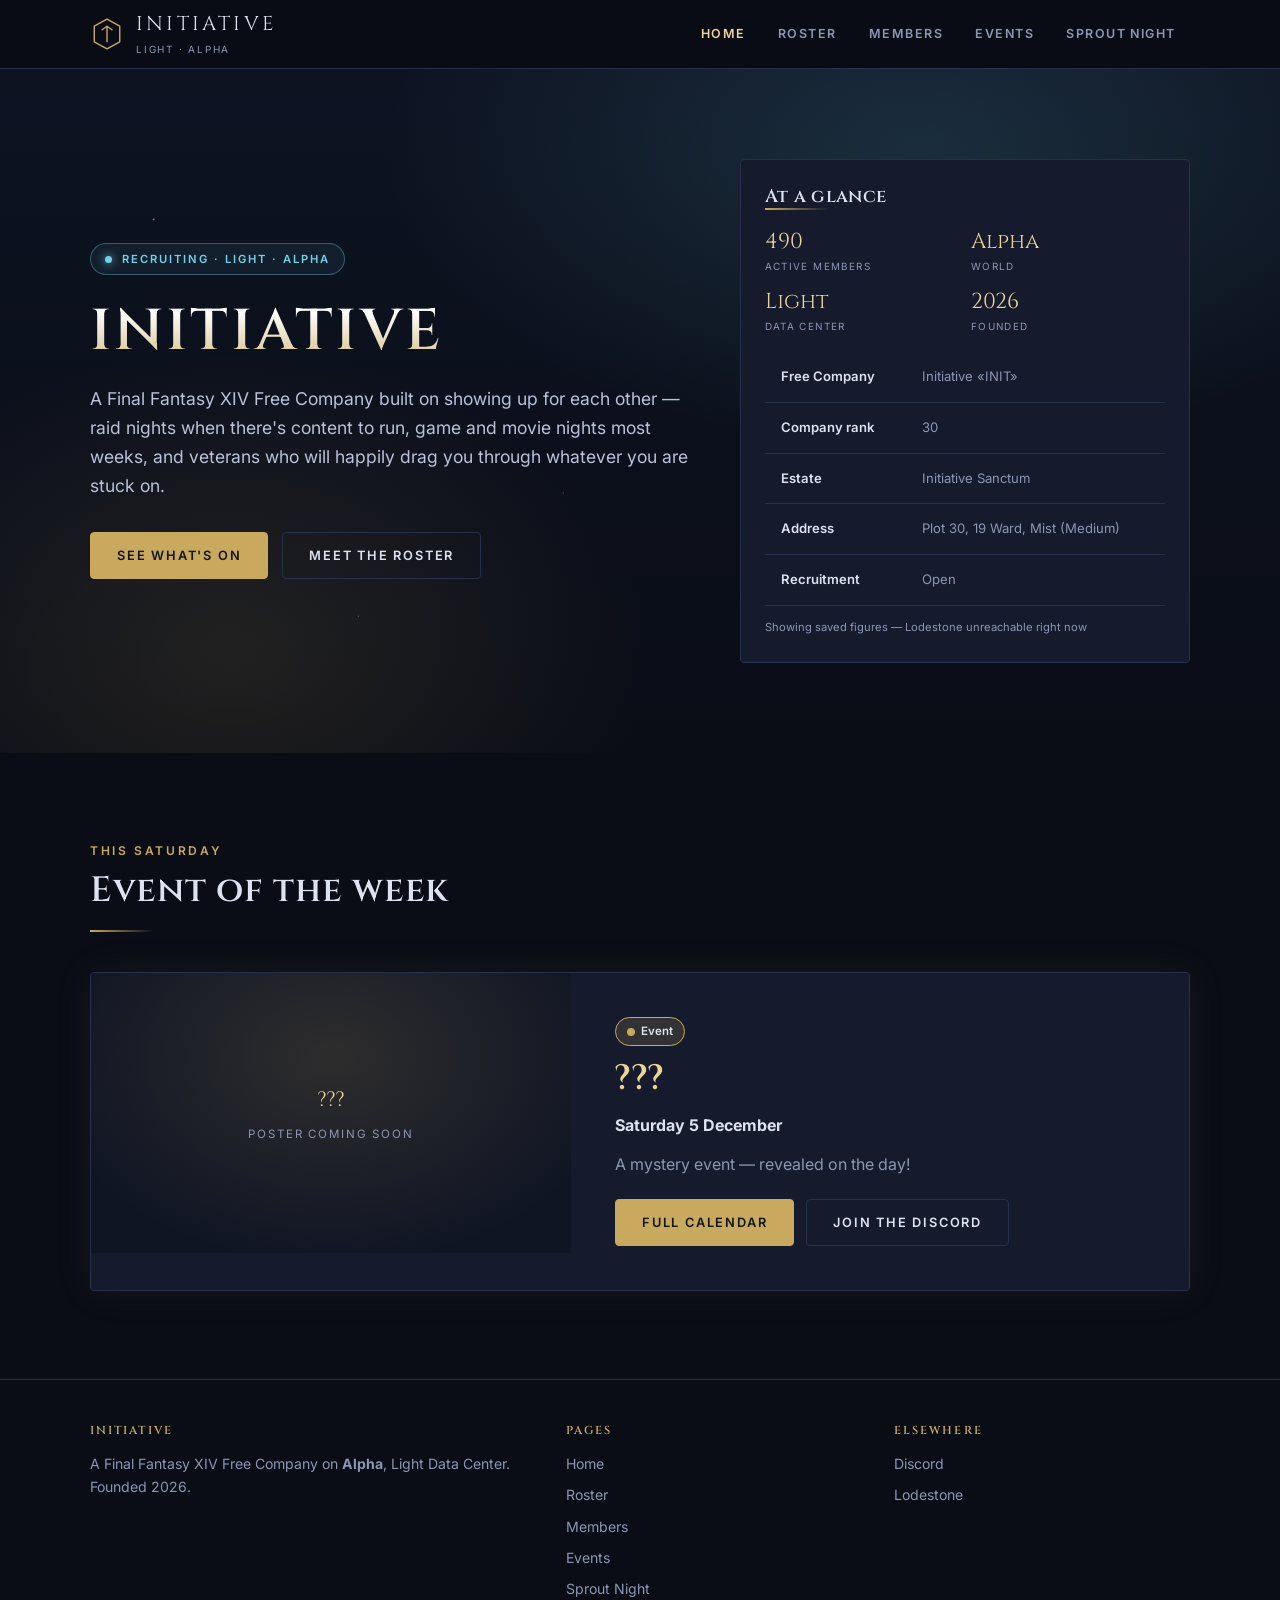
<file: index.html>
<!DOCTYPE html>
<html lang="en">
<head>
  <meta charset="UTF-8">
  <meta name="viewport" content="width=device-width, initial-scale=1.0">
  <title>Initiative — FFXIV Free Company on Alpha (Light)</title>
  <meta name="description" content="Initiative is a Final Fantasy XIV Free Company on Alpha, Light Data Center. Raiding, social nights and a home for new players. Now recruiting.">

  <link rel="preconnect" href="https://fonts.googleapis.com">
  <link rel="preconnect" href="https://fonts.gstatic.com" crossorigin>
  <link href="https://fonts.googleapis.com/css2?family=Cinzel:wght@500;600;700&family=Inter:wght@400;500;600&display=swap" rel="stylesheet">
  <link rel="stylesheet" href="assets/css/style.css">
</head>
<body>

  <!-- ===== Header ===== -->
  <header class="site-header">
    <nav class="wrap nav" aria-label="Main">
      <a class="brand" href="index.html">
        <svg class="brand__mark" viewBox="0 0 48 48" fill="none" stroke="#c8a95e" stroke-width="2"
             stroke-linecap="round" stroke-linejoin="round" aria-hidden="true">
          <path d="M24 3l18 10v22L24 45 6 35V13z"/>
          <path d="M24 13v22M17 18l7-5 7 5"/>
        </svg>
        <span>
          <span class="brand__name">Initiative</span>
          <span class="brand__meta">Light &middot; Alpha</span>
        </span>
      </a>

      <button class="nav__toggle" type="button" aria-expanded="false" aria-controls="nav-links" aria-label="Toggle menu">☰</button>

      <ul class="nav__links" id="nav-links">
        <li><a href="index.html">Home</a></li>
        <li><a href="roster.html">Roster</a></li>
        <li><a href="members.html">Members</a></li>
        <li><a href="events.html">Events</a></li>
        <li><a href="sprout.html">Sprout Night</a></li>
      </ul>
    </nav>
  </header>

  <main>
    <!-- ===== Hero ===== -->
    <section class="hero">
      <div class="wrap hero__inner">
        <div class="hero__grid">
          <div class="hero__content reveal">
            <span class="hero__tag">Recruiting &middot; Light &middot; Alpha</span>
            <h1>Initiative</h1>
            <p class="hero__lead">
              A Final Fantasy XIV Free Company built on showing up for each other — raid
              nights when there's content to run, game and movie nights most weeks, and
              veterans who will happily drag you through whatever you are stuck on.
            </p>
            <div class="hero__actions">
              <a class="btn btn--solid" href="events.html">See what's on</a>
              <a class="btn btn--ghost" href="roster.html">Meet the roster</a>
            </div>
          </div>

          <div class="card hero__glance reveal">
            <h3>At a glance</h3>
            <hr class="rule">

            <div class="glance__stats">
              <div class="glance__stat">
                <span class="glance__value" data-fc="members">490</span>
                <span class="glance__label">Active members</span>
              </div>
              <div class="glance__stat">
                <span class="glance__value" data-fc="world">Alpha</span>
                <span class="glance__label">World</span>
              </div>
              <div class="glance__stat">
                <span class="glance__value" data-fc="dataCenter">Light</span>
                <span class="glance__label">Data Center</span>
              </div>
              <div class="glance__stat">
                <span class="glance__value" data-fc="founded">2026</span>
                <span class="glance__label">Founded</span>
              </div>
            </div>

            <table class="schedule glance__facts">
              <tbody>
                <tr><td>Free Company</td><td>Initiative &laquo;<span data-fc="tag">INIT</span>&raquo;</td></tr>
                <tr><td>Company rank</td><td data-fc="rank">30</td></tr>
                <tr><td>Estate</td><td data-fc="estateName">Initiative Sanctum</td></tr>
                <tr><td>Address</td><td data-fc="estateAddress">Plot 30, 19 Ward, Mist (Medium)</td></tr>
                <tr><td>Recruitment</td><td data-fc="recruitment">Open</td></tr>
              </tbody>
            </table>

            <!-- Proof-of-life for the numbers above: says plainly whether they
                 just came from a live Lodestone fetch or are a saved
                 fallback, and when. See initLiveFc() in main.js. -->
            <p class="stats__status" data-render="fc-status" aria-live="polite"></p>
          </div>
        </div>
      </div>
    </section>

    <!-- ===== Event of the week (the Saturday event) — filled in by renderFeaturedEvent() in main.js from the calendar ===== -->
    <section class="section feat-section" id="event-of-the-week" data-render="featured-event" hidden>
      <div class="wrap">
        <div class="section-head">
          <span class="eyebrow">This Saturday</span>
          <h2>Event of the week</h2>
          <hr class="rule">
        </div>
        <div class="feat-list" data-feat="list" aria-live="polite"></div>
      </div>
    </section>
  </main>

  <!-- ===== Footer ===== -->
  <footer class="site-footer">
    <div class="wrap">
      <div class="footer-top">
        <div>
          <h4>Initiative</h4>
          <p>
            A Final Fantasy XIV Free Company on <strong>Alpha</strong>,
            Light Data Center. Founded <span data-fc="founded">2026</span>.
          </p>
        </div>
        <div>
          <h4>Pages</h4>
          <ul>
            <li><a href="index.html">Home</a></li>
            <li><a href="roster.html">Roster</a></li>
            <li><a href="members.html">Members</a></li>
            <li><a href="events.html">Events</a></li>
            <li><a href="sprout.html">Sprout Night</a></li>
          </ul>
        </div>
        <div>
          <h4>Elsewhere</h4>
          <ul>
            <li><a href="#" data-fc-href="discord">Discord</a></li>
            <li><a href="#" data-fc-href="lodestone">Lodestone</a></li>
          </ul>
        </div>
      </div>
    </div>
  </footer>

  <script src="assets/js/data.js"></script>
  <script src="assets/js/lodestone.js"></script>
  <script src="assets/js/main.js"></script>
</body>
</html>
</file>
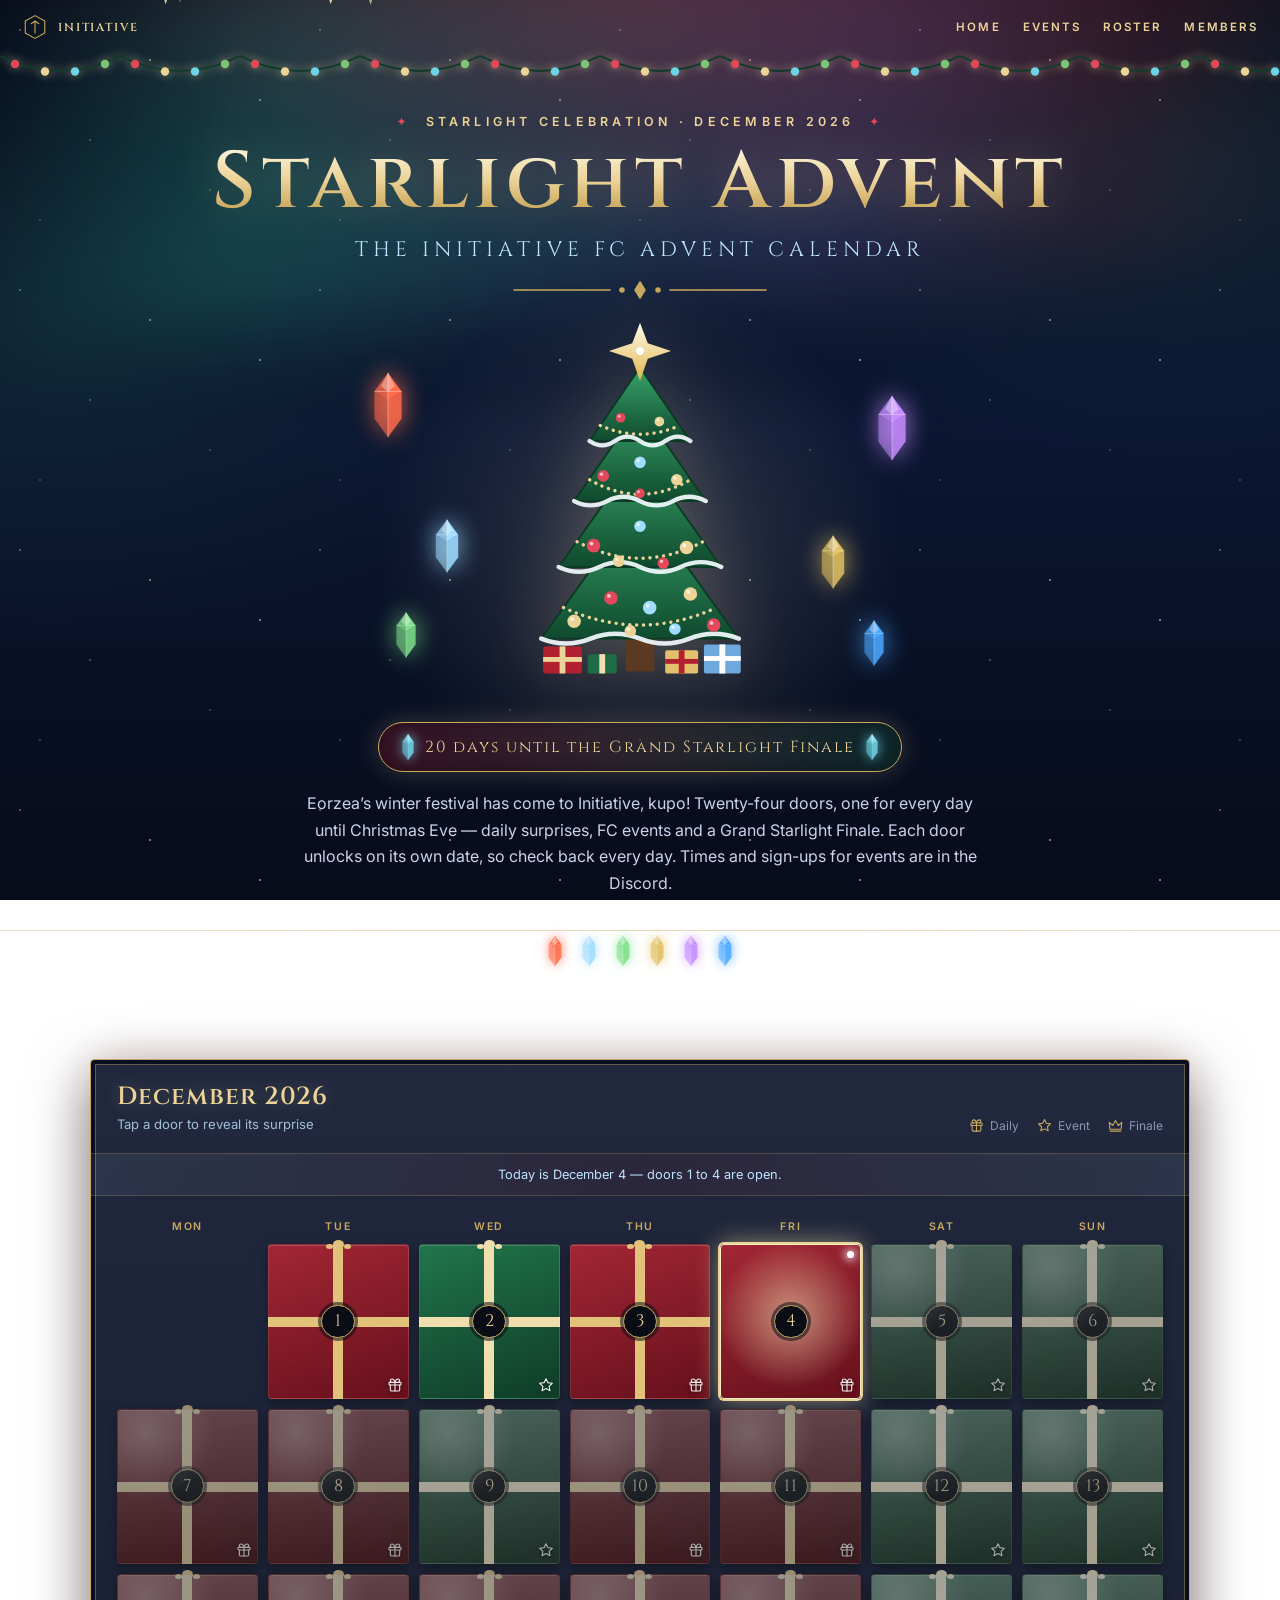
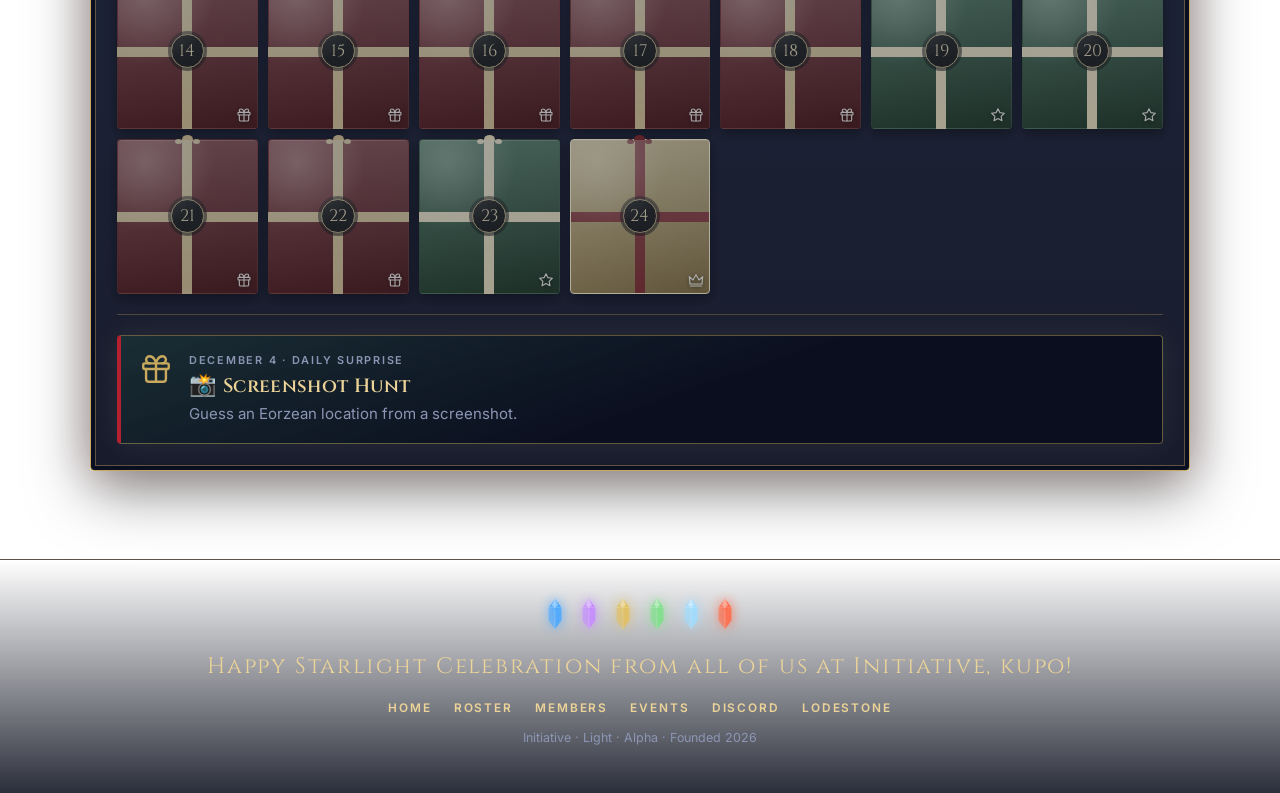
<file: advent.html>
<!DOCTYPE html>
<html lang="en">
<head>
  <meta charset="UTF-8">
  <meta name="viewport" content="width=device-width, initial-scale=1.0">
  <title>Starlight Advent Calendar — Initiative</title>
  <meta name="description" content="The Initiative FC advent calendar — a new surprise behind every door in December 2026.">

  <link rel="preconnect" href="https://fonts.googleapis.com">
  <link rel="preconnect" href="https://fonts.gstatic.com" crossorigin>
  <link href="https://fonts.googleapis.com/css2?family=Cinzel:wght@500;600;700&family=Inter:wght@400;500;600&display=swap" rel="stylesheet">
  <link rel="stylesheet" href="assets/css/style.css">
</head>
<body class="page-advent">

  <svg width="0" height="0" style="position:absolute" aria-hidden="true" focusable="false">
    <defs>
      <symbol id="adv-crystal" viewBox="0 0 40 80">
        <polygon points="20,2 4,24 20,34" fill="currentColor" opacity=".72"/>
        <polygon points="20,2 36,24 20,34" fill="currentColor"/>
        <polygon points="4,24 20,34 20,78 4,56" fill="currentColor" opacity=".55"/>
        <polygon points="36,24 20,34 20,78 36,56" fill="currentColor" opacity=".85"/>
        <path d="M20 2 L20 78 M4 24 L36 24" stroke="#fff" stroke-opacity=".45" stroke-width="1" fill="none"/>
        <polygon points="20,2 12,18 20,24 28,18" fill="#fff" opacity=".35"/>
      </symbol>
    </defs>
  </svg>

  <div class="advent-aurora" aria-hidden="true"></div>
  <div class="advent-sky" aria-hidden="true"></div>

  <main>
    <header class="adv-hero">
      <div class="adv-bar">
        <a class="adv-bar__brand" href="index.html">
          <svg viewBox="0 0 48 48" fill="none" stroke="#c8a95e" stroke-width="2" stroke-linecap="round" stroke-linejoin="round" aria-hidden="true">
            <path d="M24 3l18 10v22L24 45 6 35V13z"/>
            <path d="M24 13v22M17 18l7-5 7 5"/>
          </svg>
          <span>Initiative</span>
        </a>
        <nav class="adv-bar__links" aria-label="Back to the site">
          <a href="index.html">Home</a>
          <a href="events.html">Events</a>
          <a href="roster.html">Roster</a>
          <a href="members.html">Members</a>
        </nav>
      </div>

      <div class="advent-lights" aria-hidden="true"></div>

      <span class="adv-eyebrow">Starlight Celebration &middot; December 2026</span>
      <h1 class="adv-title">Starlight Advent</h1>
      <p class="adv-subtitle">The Initiative FC Advent Calendar</p>
      <svg class="advent-flourish" viewBox="0 0 260 18" fill="none" stroke="currentColor" stroke-width="1.5" stroke-linecap="round" aria-hidden="true">
        <path d="M4 9h96M160 9h96"/>
        <path d="M130 1l5 8-5 8-5-8z" fill="currentColor"/>
        <circle cx="112" cy="9" r="2" fill="currentColor"/><circle cx="148" cy="9" r="2" fill="currentColor"/>
      </svg>

      <div class="adv-stage">
        <svg class="adv-crystal adv-crystal--a" style="color:#ff6b4a" aria-hidden="true"><use href="#adv-crystal"/></svg>
        <svg class="adv-crystal adv-crystal--b" style="color:#9fdcff" aria-hidden="true"><use href="#adv-crystal"/></svg>
        <svg class="adv-crystal adv-crystal--c" style="color:#7ee08a" aria-hidden="true"><use href="#adv-crystal"/></svg>
        <svg class="adv-crystal adv-crystal--d" style="color:#c58bff" aria-hidden="true"><use href="#adv-crystal"/></svg>
        <svg class="adv-crystal adv-crystal--e" style="color:#e0c060" aria-hidden="true"><use href="#adv-crystal"/></svg>
        <svg class="adv-crystal adv-crystal--f" style="color:#4aa8ff" aria-hidden="true"><use href="#adv-crystal"/></svg>
        <svg class="adv-tree" viewBox="0 0 320 400" role="img" aria-label="A glowing Starlight tree decorated with ornaments and gifts">
  <defs>
    <linearGradient id="advLeaf" x1="0" y1="0" x2="0" y2="1">
      <stop offset="0" stop-color="#3aa56b"/><stop offset="1" stop-color="#0f4a2e"/>
    </linearGradient>
    <linearGradient id="advStar" x1="0" y1="0" x2="0" y2="1">
      <stop offset="0" stop-color="#fffbe9"/><stop offset="1" stop-color="#e0b64e"/>
    </linearGradient>
  </defs>
  <rect x="145" y="326" width="30" height="40" rx="3" fill="#5a3a22"/>
  <path d="M160 190 L58 332 L262 332 Z" fill="url(#advLeaf)" stroke="#0c3a25" stroke-width="2" stroke-linejoin="round"/>
  <path d="M160 140 L76 258 L244 258 Z" fill="url(#advLeaf)" stroke="#0c3a25" stroke-width="2" stroke-linejoin="round"/>
  <path d="M160 92 L92 190 L228 190 Z" fill="url(#advLeaf)" stroke="#0c3a25" stroke-width="2" stroke-linejoin="round"/>
  <path d="M160 52 L108 128 L212 128 Z" fill="url(#advLeaf)" stroke="#0c3a25" stroke-width="2" stroke-linejoin="round"/>
  <g fill="none" stroke="#f4fbff" stroke-width="4.5" stroke-linecap="round" stroke-linejoin="round" opacity=".92">
    <path d="M108 128 q13 9 26 0 t26 0 t26 0 t26 0"/>
    <path d="M92 190 q17 9 34 0 t34 0 t34 0 t34 0"/>
    <path d="M76 258 q21 10 42 0 t42 0 t42 0 t42 0"/>
    <path d="M58 332 q25.5 10 51 0 t51 0 t51 0 t51 0"/>
  </g>
  <g fill="none" stroke="#ecd398" stroke-width="3.5" stroke-linecap="round" stroke-dasharray="0.1 7">
    <path d="M119 112 Q160 130 201 112"/>
    <path d="M108 168 Q160 198 212 168"/>
    <path d="M95 232 Q160 266 225 232"/>
    <path d="M81 300 Q160 336 239 300"/>
  </g>
  <circle class="orn" cx="140" cy="104" r="5" fill="#e2475a"/><circle cx="138.5" cy="102.5" r="1.4" fill="#fff" opacity=".7"/><circle class="orn" cx="180" cy="108" r="5" fill="#ecd398"/><circle cx="178.5" cy="106.5" r="1.4" fill="#fff" opacity=".7"/><circle class="orn" cx="160" cy="150" r="6" fill="#9fdcff"/><circle cx="158.2" cy="148.2" r="1.7" fill="#fff" opacity=".7"/><circle class="orn" cx="122" cy="164" r="6" fill="#e2475a"/><circle cx="120.2" cy="162.2" r="1.7" fill="#fff" opacity=".7"/><circle class="orn" cx="198" cy="168" r="6" fill="#ecd398"/><circle cx="196.2" cy="166.2" r="1.7" fill="#fff" opacity=".7"/><circle class="orn" cx="160" cy="182" r="5" fill="#e2475a"/><circle cx="158.5" cy="180.5" r="1.4" fill="#fff" opacity=".7"/><circle class="orn" cx="112" cy="236" r="7" fill="#e2475a"/><circle cx="109.9" cy="233.9" r="2.0" fill="#fff" opacity=".7"/><circle class="orn" cx="160" cy="216" r="6" fill="#9fdcff"/><circle cx="158.2" cy="214.2" r="1.7" fill="#fff" opacity=".7"/><circle class="orn" cx="208" cy="238" r="7" fill="#ecd398"/><circle cx="205.9" cy="235.9" r="2.0" fill="#fff" opacity=".7"/><circle class="orn" cx="138" cy="252" r="6" fill="#ecd398"/><circle cx="136.2" cy="250.2" r="1.7" fill="#fff" opacity=".7"/><circle class="orn" cx="184" cy="254" r="6" fill="#e2475a"/><circle cx="182.2" cy="252.2" r="1.7" fill="#fff" opacity=".7"/><circle class="orn" cx="92" cy="314" r="7" fill="#ecd398"/><circle cx="89.9" cy="311.9" r="2.0" fill="#fff" opacity=".7"/><circle class="orn" cx="130" cy="290" r="7" fill="#e2475a"/><circle cx="127.9" cy="287.9" r="2.0" fill="#fff" opacity=".7"/><circle class="orn" cx="170" cy="300" r="7" fill="#9fdcff"/><circle cx="167.9" cy="297.9" r="2.0" fill="#fff" opacity=".7"/><circle class="orn" cx="212" cy="286" r="7" fill="#ecd398"/><circle cx="209.9" cy="283.9" r="2.0" fill="#fff" opacity=".7"/><circle class="orn" cx="236" cy="318" r="7" fill="#e2475a"/><circle cx="233.9" cy="315.9" r="2.0" fill="#fff" opacity=".7"/><circle class="orn" cx="150" cy="324" r="6" fill="#ecd398"/><circle cx="148.2" cy="322.2" r="1.7" fill="#fff" opacity=".7"/><circle class="orn" cx="196" cy="322" r="6" fill="#9fdcff"/><circle cx="194.2" cy="320.2" r="1.7" fill="#fff" opacity=".7"/>
  <g class="topper">
    <path d="M160 6 L168 27 L192 35 L168 43 L160 66 L152 43 L128 35 L152 27 Z" fill="url(#advStar)"/>
    <circle cx="160" cy="35" r="4" fill="#fff"/>
  </g>
  <g>
    <rect x="60" y="340" width="40" height="28" rx="2" fill="#b3202f"/><rect x="77" y="340" width="6" height="28" fill="#ecd398"/><rect x="60" y="351" width="40" height="5" fill="#ecd398"/>
    <rect x="106" y="348" width="30" height="20" rx="2" fill="#1f6b46"/><rect x="118" y="348" width="6" height="20" fill="#f0dfae"/>
    <rect x="186" y="344" width="34" height="24" rx="2" fill="#e3c06b"/><rect x="200" y="344" width="6" height="24" fill="#b3202f"/><rect x="186" y="353" width="34" height="5" fill="#b3202f"/>
    <rect x="226" y="338" width="38" height="30" rx="2" fill="#6fa8dc"/><rect x="242" y="338" width="6" height="30" fill="#fff"/><rect x="226" y="350" width="38" height="5" fill="#fff"/>
  </g>
</svg>
      </div>

      <p class="adv-count" data-advent="countdown">
        <svg viewBox="0 0 40 80" aria-hidden="true"><use href="#adv-crystal"/></svg>
        <span data-advent="countdown-text">Counting down to the Grand Starlight Finale&hellip;</span>
        <svg viewBox="0 0 40 80" aria-hidden="true"><use href="#adv-crystal"/></svg>
      </p>

      <p class="adv-intro">
        Eorzea&rsquo;s winter festival has come to Initiative, kupo! Twenty-four doors, one for every
        day until Christmas Eve &mdash; daily surprises, FC events and a Grand Starlight Finale. Each door
        unlocks on its own date, so check back every day. Times and sign-ups for events are in the Discord.
      </p>
    </header>

    <div class="adv-gems" aria-hidden="true"><svg style="color:#ff6b4a" viewBox="0 0 40 80" aria-hidden="true"><use href="#adv-crystal"/></svg><svg style="color:#9fdcff" viewBox="0 0 40 80" aria-hidden="true"><use href="#adv-crystal"/></svg><svg style="color:#7ee08a" viewBox="0 0 40 80" aria-hidden="true"><use href="#adv-crystal"/></svg><svg style="color:#e0c060" viewBox="0 0 40 80" aria-hidden="true"><use href="#adv-crystal"/></svg><svg style="color:#c58bff" viewBox="0 0 40 80" aria-hidden="true"><use href="#adv-crystal"/></svg><svg style="color:#4aa8ff" viewBox="0 0 40 80" aria-hidden="true"><use href="#adv-crystal"/></svg></div>

    <section class="section">
      <div class="wrap">
        <div class="advent" data-render="advent"></div>
      </div>
    </section>
  </main>

  <footer class="adv-foot">
    <div class="adv-gems" aria-hidden="true"><svg style="color:#4aa8ff" viewBox="0 0 40 80" aria-hidden="true"><use href="#adv-crystal"/></svg><svg style="color:#c58bff" viewBox="0 0 40 80" aria-hidden="true"><use href="#adv-crystal"/></svg><svg style="color:#e0c060" viewBox="0 0 40 80" aria-hidden="true"><use href="#adv-crystal"/></svg><svg style="color:#7ee08a" viewBox="0 0 40 80" aria-hidden="true"><use href="#adv-crystal"/></svg><svg style="color:#9fdcff" viewBox="0 0 40 80" aria-hidden="true"><use href="#adv-crystal"/></svg><svg style="color:#ff6b4a" viewBox="0 0 40 80" aria-hidden="true"><use href="#adv-crystal"/></svg></div>
    <p class="adv-foot__msg">Happy Starlight Celebration from all of us at Initiative, kupo!</p>
    <nav class="adv-foot__links" aria-label="Site links">
      <a href="index.html">Home</a>
      <a href="roster.html">Roster</a>
      <a href="members.html">Members</a>
      <a href="events.html">Events</a>
      <a href="#" data-fc-href="discord">Discord</a>
      <a href="#" data-fc-href="lodestone">Lodestone</a>
    </nav>
    <p class="adv-foot__fine">Initiative &middot; Light &middot; Alpha &middot; Founded <span data-fc="founded">2026</span></p>
  </footer>

  <script src="assets/js/data.js"></script>
  <script src="assets/js/lodestone.js"></script>
  <script src="assets/js/main.js"></script>
</body>
</html>
</file>
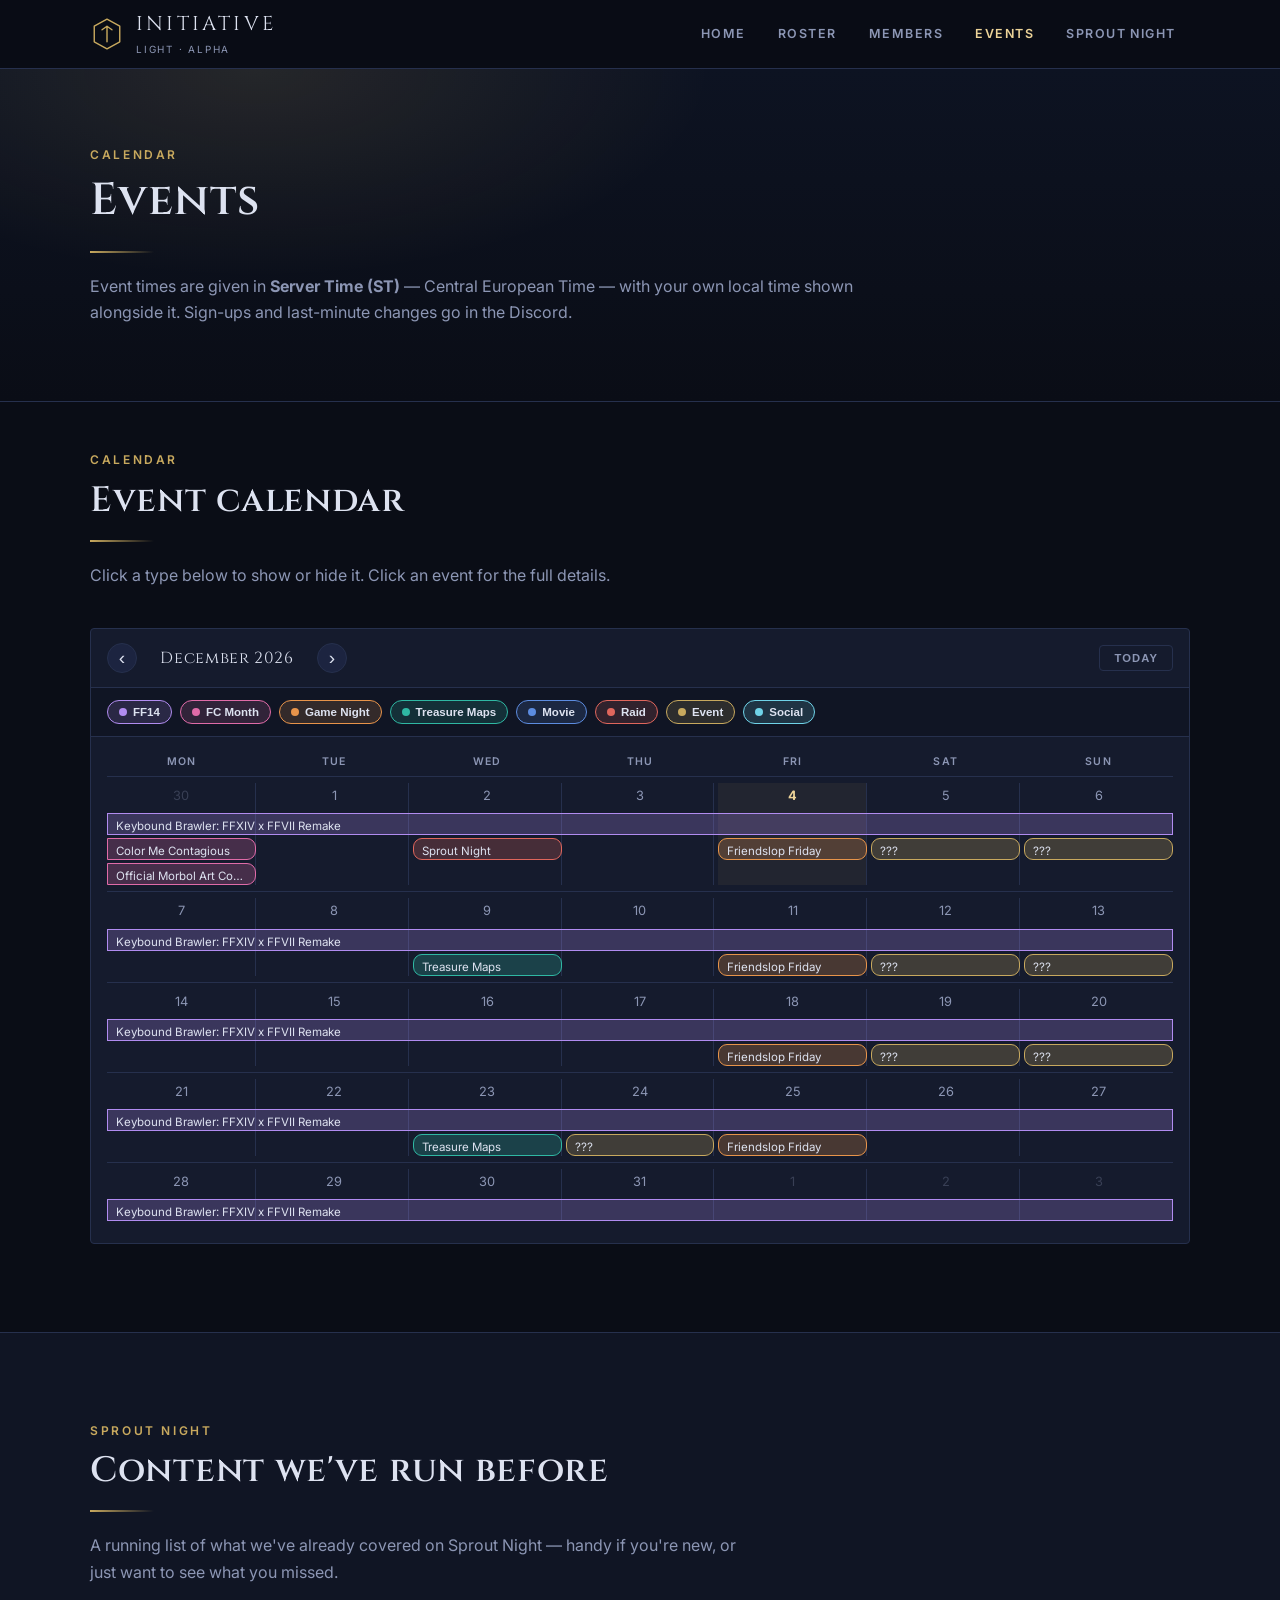
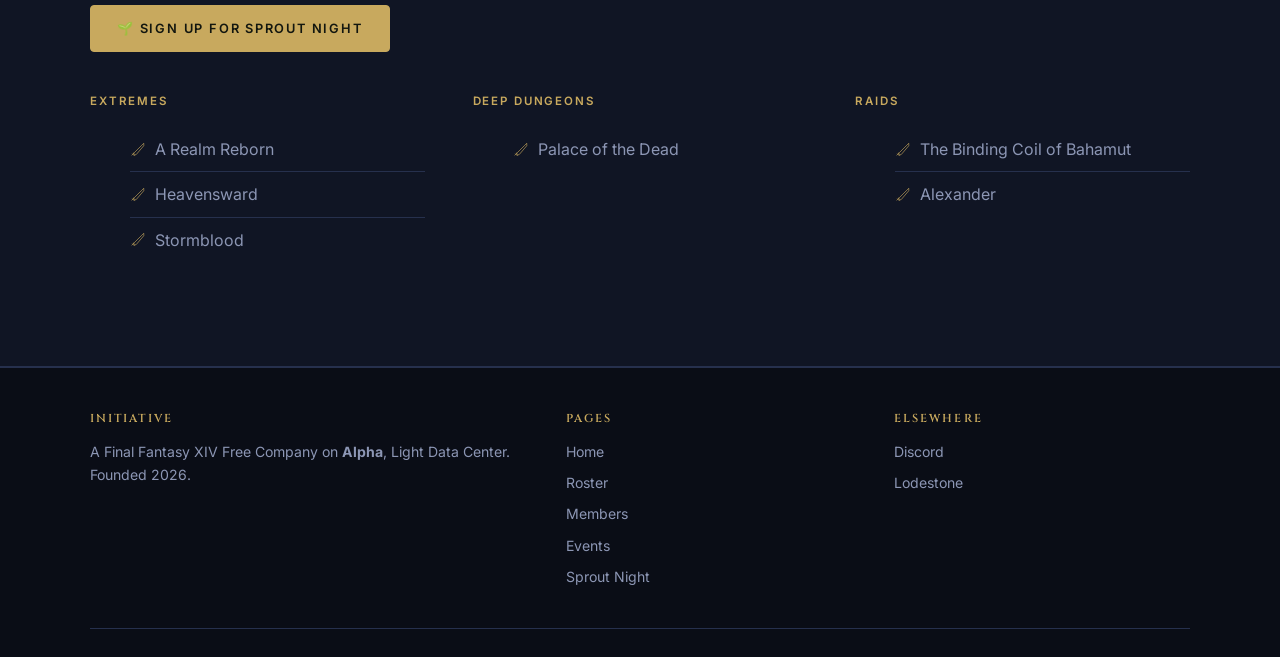
<file: events.html>
<!DOCTYPE html>
<html lang="en">
<head>
  <meta charset="UTF-8">
  <meta name="viewport" content="width=device-width, initial-scale=1.0">
  <title>Events — Initiative</title>
  <meta name="description" content="Upcoming events and official FFXIV happenings for Initiative, a FFXIV Free Company on Alpha, Light Data Center.">

  <link rel="preconnect" href="https://fonts.googleapis.com">
  <link rel="preconnect" href="https://fonts.gstatic.com" crossorigin>
  <link href="https://fonts.googleapis.com/css2?family=Cinzel:wght@500;600;700&family=Inter:wght@400;500;600&display=swap" rel="stylesheet">
  <link rel="stylesheet" href="assets/css/style.css">
</head>
<body>

  <header class="site-header">
    <nav class="wrap nav" aria-label="Main">
      <a class="brand" href="index.html">
        <svg class="brand__mark" viewBox="0 0 48 48" fill="none" stroke="#c8a95e" stroke-width="2"
             stroke-linecap="round" stroke-linejoin="round" aria-hidden="true">
          <path d="M24 3l18 10v22L24 45 6 35V13z"/>
          <path d="M24 13v22M17 18l7-5 7 5"/>
        </svg>
        <span>
          <span class="brand__name">Initiative</span>
          <span class="brand__meta">Light &middot; Alpha</span>
        </span>
      </a>

      <button class="nav__toggle" type="button" aria-expanded="false" aria-controls="nav-links" aria-label="Toggle menu">☰</button>

      <ul class="nav__links" id="nav-links">
        <li><a href="index.html">Home</a></li>
        <li><a href="roster.html">Roster</a></li>
        <li><a href="members.html">Members</a></li>
        <li><a href="events.html">Events</a></li>
        <li><a href="sprout.html">Sprout Night</a></li>
      </ul>
    </nav>
  </header>

  <main>
    <section class="page-banner">
      <div class="wrap">
        <span class="eyebrow">Calendar</span>
        <h1 style="font-size:clamp(1.9rem,5vw,2.8rem);">Events</h1>
        <hr class="rule">
        <p>
          Event times are given in <strong>Server Time (ST)</strong> — Central European Time —
          with your own local time shown alongside it. Sign-ups and last-minute changes go in
          the Discord.
        </p>
      </div>
    </section>

    <!-- ===== Server maintenance (live from the Lodestone, hidden when none) ===== -->
    <section class="maintenance" data-section="maintenance" hidden>
      <div class="wrap">
        <div class="maintenance__box">
          <span class="eyebrow">Server maintenance</span>
          <div class="maintenance__list" data-render="maintenance" aria-live="polite"></div>
        </div>
      </div>
    </section>

    <!-- ===== Calendar ===== -->
    <section class="section">
      <div class="wrap">
        <div class="section-head">
          <span class="eyebrow">Calendar</span>
          <h2>Event calendar</h2>
          <hr class="rule">
          <p>Click a type below to show or hide it. <span class="cal__hint-grid-only">Click an event for the full details.</span></p>
        </div>

        <div class="cal" data-render="calendar">
          <div class="cal__toolbar">
            <div class="cal__nav">
              <button type="button" class="cal__nav-btn" data-cal-nav="prev" aria-label="Previous month">&lsaquo;</button>
              <span class="cal__month" data-cal="month" aria-live="polite"></span>
              <button type="button" class="cal__nav-btn" data-cal-nav="next" aria-label="Next month">&rsaquo;</button>
            </div>
            <button type="button" class="cal__today" data-cal-nav="today">Today</button>
          </div>

          <div class="cal__filters" data-cal="filters" role="group" aria-label="Filter by event type"></div>

          <div class="cal__grid-wrap">
            <div class="cal__weekdays" data-cal="weekdays"></div>
            <div class="cal__grid" data-cal="grid"></div>
          </div>

          <!-- Mobile-only agenda view — see the responsive block in style.css.
               Same data as the grid above, rendered as readable cards instead
               of a cramped grid; multi-day events are pinned to the top. -->
          <div class="cal__cards" data-cal="cards"></div>

          <div class="cal__detail" data-cal="detail" hidden></div>
        </div>
      </div>
    </section>

    <!-- ===== Sprout Night content log ===== -->
    <section class="section section--alt">
      <div class="wrap">
        <div class="section-head">
          <span class="eyebrow">Sprout Night</span>
          <h2>Content we've run before</h2>
          <hr class="rule">
          <p>A running list of what we've already covered on Sprout Night — handy if you're new, or just want to see what you missed.</p>
          <p style="margin-top:1.25rem;"><a class="btn btn--solid" href="sprout.html">🌱 Sign up for Sprout Night</a></p>
        </div>

        <div class="sprout-log" data-render="sprout-night"></div>
      </div>
    </section>
  </main>

  <footer class="site-footer">
    <div class="wrap">
      <div class="footer-top">
        <div>
          <h4>Initiative</h4>
          <p>
            A Final Fantasy XIV Free Company on <strong>Alpha</strong>,
            Light Data Center. Founded <span data-fc="founded">2026</span>.
          </p>
        </div>
        <div>
          <h4>Pages</h4>
          <ul>
            <li><a href="index.html">Home</a></li>
            <li><a href="roster.html">Roster</a></li>
            <li><a href="members.html">Members</a></li>
            <li><a href="events.html">Events</a></li>
            <li><a href="sprout.html">Sprout Night</a></li>
          </ul>
        </div>
        <div>
          <h4>Elsewhere</h4>
          <ul>
            <li><a href="#" data-fc-href="discord">Discord</a></li>
            <li><a href="#" data-fc-href="lodestone">Lodestone</a></li>
          </ul>
        </div>
      </div>
    </div>
  </footer>

  <script src="assets/js/data.js"></script>
  <script src="assets/js/lodestone.js"></script>
  <script src="assets/js/main.js"></script>
</body>
</html>
</file>
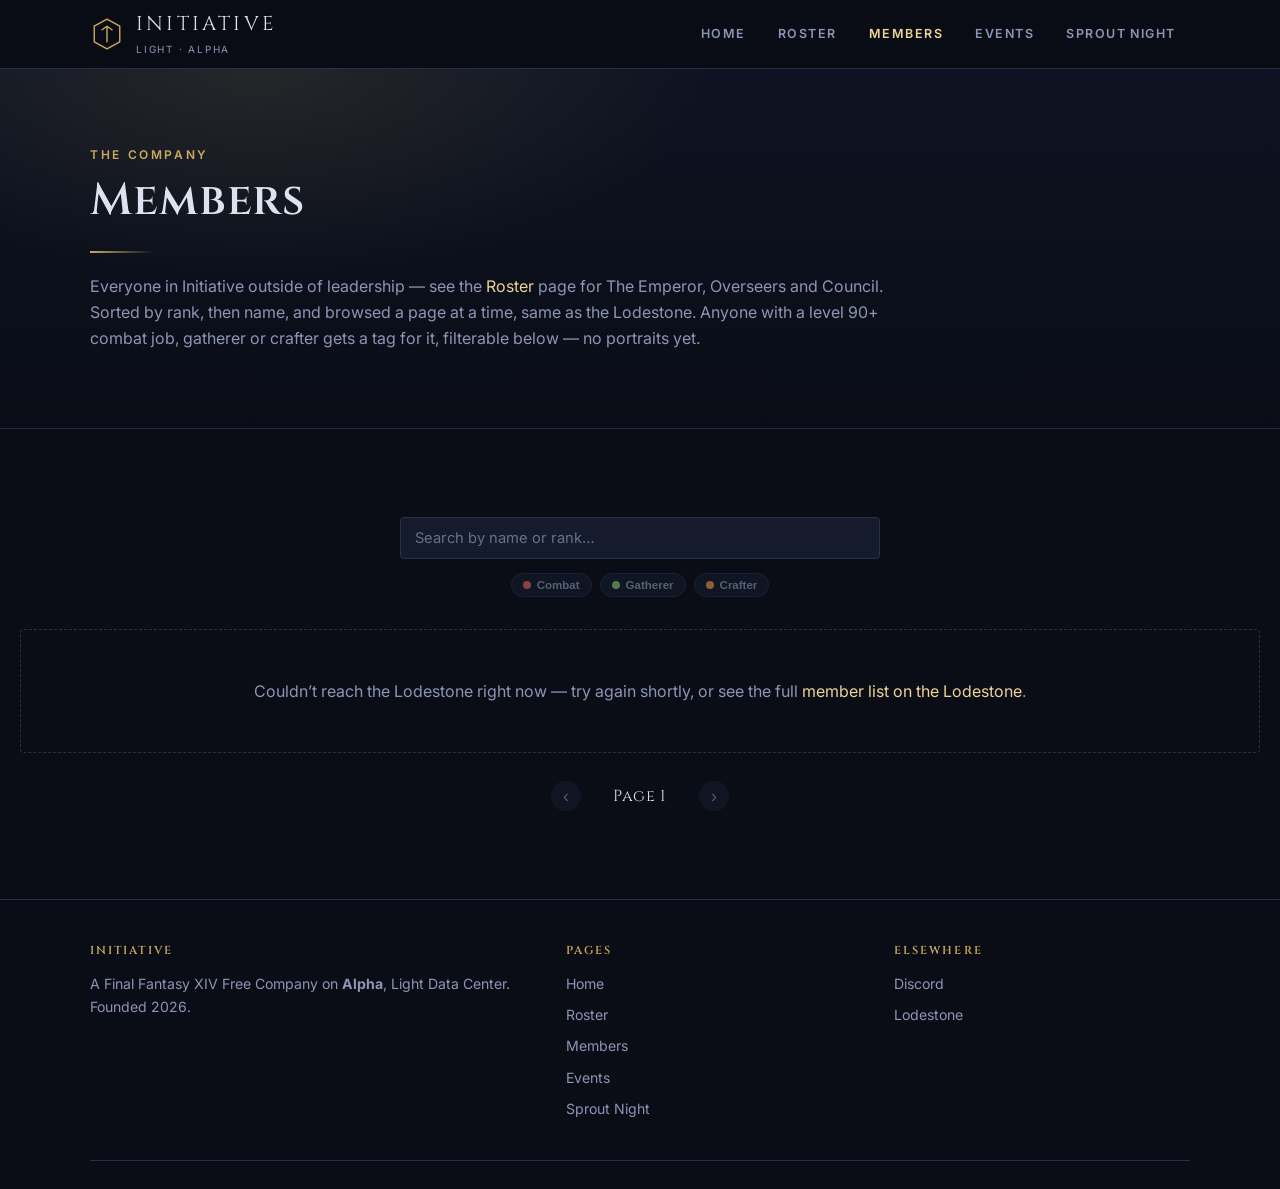
<file: members.html>
<!DOCTYPE html>
<html lang="en">
<head>
  <meta charset="UTF-8">
  <meta name="viewport" content="width=device-width, initial-scale=1.0">
  <title>Members — Initiative</title>
  <meta name="description" content="The full member list of Initiative, a FFXIV Free Company on Alpha, Light Data Center.">

  <link rel="preconnect" href="https://fonts.googleapis.com">
  <link rel="preconnect" href="https://fonts.gstatic.com" crossorigin>
  <link href="https://fonts.googleapis.com/css2?family=Cinzel:wght@500;600;700&family=Inter:wght@400;500;600&display=swap" rel="stylesheet">
  <link rel="stylesheet" href="assets/css/style.css">
</head>
<body>

  <header class="site-header">
    <nav class="wrap nav" aria-label="Main">
      <a class="brand" href="index.html">
        <svg class="brand__mark" viewBox="0 0 48 48" fill="none" stroke="#c8a95e" stroke-width="2"
             stroke-linecap="round" stroke-linejoin="round" aria-hidden="true">
          <path d="M24 3l18 10v22L24 45 6 35V13z"/>
          <path d="M24 13v22M17 18l7-5 7 5"/>
        </svg>
        <span>
          <span class="brand__name">Initiative</span>
          <span class="brand__meta">Light &middot; Alpha</span>
        </span>
      </a>

      <button class="nav__toggle" type="button" aria-expanded="false" aria-controls="nav-links" aria-label="Toggle menu">☰</button>

      <ul class="nav__links" id="nav-links">
        <li><a href="index.html">Home</a></li>
        <li><a href="roster.html">Roster</a></li>
        <li><a href="members.html">Members</a></li>
        <li><a href="events.html">Events</a></li>
        <li><a href="sprout.html">Sprout Night</a></li>
      </ul>
    </nav>
  </header>

  <main>
    <section class="page-banner">
      <div class="wrap">
        <span class="eyebrow">The company</span>
        <h1 style="font-size:clamp(1.9rem,5vw,2.8rem);">Members</h1>
        <hr class="rule">
        <p>
          Everyone in Initiative outside of leadership — see the
          <a href="roster.html">Roster</a> page for The Emperor, Overseers and Council.
          Sorted by rank, then name, and browsed a page at a time, same as the Lodestone.
          Anyone with a level 90+ combat job, gatherer or crafter gets a tag for it, filterable
          below — no portraits yet.
        </p>
      </div>
    </section>

    <section class="section">
      <div class="wrap wrap--wide">
        <div class="roster-toolbar">
          <label for="members-search" class="sr-only">Search members</label>
          <input type="text" id="members-search" placeholder="Search by name or rank…" autocomplete="off">
          <div class="members-filters" data-members-filters role="group" aria-label="Filter by tag"></div>
          <p class="members-count" data-members-count aria-live="polite"></p>
          <p class="members-progress" data-members-progress aria-live="polite"></p>
        </div>

        <div data-render="all-members" aria-live="polite"></div>

        <div class="members-pager">
          <button type="button" class="cal__nav-btn" data-members-nav="prev" aria-label="Previous page">&lsaquo;</button>
          <span class="members-pager__label" data-members-page-label>Page 1</span>
          <button type="button" class="cal__nav-btn" data-members-nav="next" aria-label="Next page">&rsaquo;</button>
        </div>
      </div>
    </section>
  </main>

  <footer class="site-footer">
    <div class="wrap">
      <div class="footer-top">
        <div>
          <h4>Initiative</h4>
          <p>
            A Final Fantasy XIV Free Company on <strong>Alpha</strong>,
            Light Data Center. Founded <span data-fc="founded">2026</span>.
          </p>
        </div>
        <div>
          <h4>Pages</h4>
          <ul>
            <li><a href="index.html">Home</a></li>
            <li><a href="roster.html">Roster</a></li>
            <li><a href="members.html">Members</a></li>
            <li><a href="events.html">Events</a></li>
            <li><a href="sprout.html">Sprout Night</a></li>
          </ul>
        </div>
        <div>
          <h4>Elsewhere</h4>
          <ul>
            <li><a href="#" data-fc-href="discord">Discord</a></li>
            <li><a href="#" data-fc-href="lodestone">Lodestone</a></li>
          </ul>
        </div>
      </div>
    </div>
  </footer>

  <script src="assets/js/data.js"></script>
  <script src="assets/js/lodestone.js"></script>
  <script src="assets/js/main.js"></script>
</body>
</html>
</file>
<file: assets/css/style.css>
/* ==========================================================================
   Initiative — Free Company site
   Light Data Center · Alpha
   ========================================================================== */

/* --- Design tokens ------------------------------------------------------ */
:root {
  --bg:          #0a0d16;
  --bg-alt:      #101524;
  --panel:       #151b2d;
  --panel-hi:    #1c2440;
  --line:        #26304d;

  --gold:        #c8a95e;
  --gold-bright: #ecd398;
  --crystal:     #6fd3e8;

  --text:        #dde2f0;
  --muted:       #8c96b4;

  --font-display: "Cinzel", Georgia, serif;
  --font-body:    "Inter", "Segoe UI", system-ui, -apple-system, sans-serif;

  --radius: 4px;
  --wrap: 1140px;
}

/* --- Reset -------------------------------------------------------------- */
*,
*::before,
*::after { box-sizing: border-box; }

html { scroll-behavior: smooth; }

body {
  margin: 0;
  background: var(--bg);
  color: var(--text);
  font-family: var(--font-body);
  font-size: 16px;
  line-height: 1.65;
  -webkit-font-smoothing: antialiased;
  /* Sticky footer: on short pages the footer sits at the bottom of the window
     instead of floating mid-screen; on long pages it just follows the content. */
  min-height: 100vh;
  min-height: 100dvh;
  display: flex;
  flex-direction: column;
}
body > main { flex: 1 0 auto; }
body > footer { margin-top: auto; flex-shrink: 0; }

img { max-width: 100%; display: block; }

a {
  color: var(--gold-bright);
  text-decoration: none;
  transition: color .15s ease;
}
a:hover { color: #fff; }

h1, h2, h3, h4 {
  font-family: var(--font-display);
  font-weight: 600;
  line-height: 1.2;
  margin: 0 0 .5em;
  letter-spacing: .02em;
}

h1 { font-size: clamp(2.2rem, 6vw, 3.6rem); }
h2 { font-size: clamp(1.6rem, 4vw, 2.2rem); }
h3 { font-size: 1.15rem; }

p { margin: 0 0 1rem; }

:focus-visible {
  outline: 2px solid var(--crystal);
  outline-offset: 3px;
}

/* --- Layout helpers ----------------------------------------------------- */
.wrap {
  width: 100%;
  max-width: var(--wrap);
  margin-inline: auto;
  padding-inline: 20px;
}

.section { padding-block: clamp(48px, 8vw, 88px); }
.section--alt { background: var(--bg-alt); border-block: 1px solid var(--line); }

.section-head {
  max-width: 660px;
  margin-bottom: 40px;
}
.section-head p { color: var(--muted); margin-bottom: 0; }

.eyebrow {
  display: block;
  font-family: var(--font-body);
  font-size: .75rem;
  font-weight: 600;
  letter-spacing: .22em;
  text-transform: uppercase;
  color: var(--gold);
  margin-bottom: .6rem;
}

/* Decorative gold rule under headings */
.rule {
  width: 64px;
  height: 2px;
  background: linear-gradient(90deg, var(--gold), transparent);
  margin: 0 0 1.25rem;
  border: 0;
}

/* --- Buttons ------------------------------------------------------------ */
.btn {
  display: inline-block;
  padding: 12px 26px;
  font-family: var(--font-body);
  font-size: .8rem;
  font-weight: 600;
  letter-spacing: .14em;
  text-transform: uppercase;
  border: 1px solid var(--gold);
  border-radius: var(--radius);
  color: var(--gold-bright);
  background: transparent;
  cursor: pointer;
  transition: background .18s ease, color .18s ease, transform .18s ease;
}
.btn:hover {
  background: var(--gold);
  color: #12160f;
  transform: translateY(-2px);
}
.btn--solid {
  background: var(--gold);
  color: #12160f;
}
.btn--solid:hover { background: var(--gold-bright); color: #12160f; }

.btn--ghost { border-color: var(--line); color: var(--text); }
.btn--ghost:hover { background: var(--panel-hi); color: #fff; border-color: var(--gold); }

/* --- Header / nav ------------------------------------------------------- */
.site-header {
  position: sticky;
  top: 0;
  z-index: 50;
  background: rgba(10, 13, 22, .88);
  backdrop-filter: blur(10px);
  border-bottom: 1px solid var(--line);
}

.nav {
  display: flex;
  align-items: center;
  justify-content: space-between;
  gap: 20px;
  height: 68px;
}

.brand {
  display: flex;
  align-items: center;
  gap: 12px;
  color: var(--text);
}
.brand:hover { color: var(--text); }

.brand__mark {
  width: 34px;
  height: 34px;
  flex: none;
}

.brand__name {
  font-family: var(--font-display);
  font-size: 1.25rem;
  letter-spacing: .16em;
  text-transform: uppercase;
  line-height: 1;
}
.brand__meta {
  display: block;
  font-size: .62rem;
  letter-spacing: .18em;
  text-transform: uppercase;
  color: var(--muted);
  margin-top: 3px;
}

.nav__links {
  display: flex;
  align-items: center;
  gap: 4px;
  list-style: none;
  margin: 0;
  padding: 0;
}

.nav__links a {
  display: block;
  padding: 8px 14px;
  font-size: .78rem;
  font-weight: 600;
  letter-spacing: .12em;
  text-transform: uppercase;
  color: var(--muted);
  border-radius: var(--radius);
}
.nav__links a:hover { color: var(--text); background: var(--panel); }
.nav__links a.is-active { color: var(--gold-bright); }

.nav__toggle {
  display: none;
  width: 42px;
  height: 42px;
  padding: 0;
  background: none;
  border: 1px solid var(--line);
  border-radius: var(--radius);
  color: var(--text);
  font-size: 1.1rem;
  cursor: pointer;
}

/* --- Hero --------------------------------------------------------------- */
.hero {
  position: relative;
  display: flex;
  align-items: center;
  min-height: clamp(460px, 76vh, 700px);
  overflow: hidden;
  background:
    radial-gradient(900px 500px at 72% 12%, rgba(111, 211, 232, .14), transparent 60%),
    radial-gradient(700px 500px at 18% 85%, rgba(200, 169, 94, .12), transparent 60%),
    linear-gradient(180deg, #0d1322 0%, var(--bg) 100%);
}

/* Faint starfield — pure CSS, no image assets needed */
.hero::after {
  content: "";
  position: absolute;
  inset: 0;
  background-image:
    radial-gradient(1.5px 1.5px at 12% 22%, rgba(255,255,255,.5), transparent),
    radial-gradient(1.5px 1.5px at 78% 16%, rgba(255,255,255,.4), transparent),
    radial-gradient(1px 1px at 44% 62%, rgba(255,255,255,.35), transparent),
    radial-gradient(1.5px 1.5px at 88% 72%, rgba(255,255,255,.3), transparent),
    radial-gradient(1px 1px at 28% 80%, rgba(255,255,255,.35), transparent);
  pointer-events: none;
}

.hero__inner { position: relative; z-index: 1; padding-block: 70px; }
.hero__content { max-width: 620px; }

.hero__tag {
  display: inline-flex;
  align-items: center;
  gap: 10px;
  padding: 6px 14px;
  margin-bottom: 22px;
  font-size: .7rem;
  font-weight: 600;
  letter-spacing: .18em;
  text-transform: uppercase;
  color: var(--crystal);
  border: 1px solid rgba(111, 211, 232, .35);
  border-radius: 100px;
  background: rgba(111, 211, 232, .07);
}
.hero__tag::before {
  content: "";
  width: 7px;
  height: 7px;
  border-radius: 50%;
  background: var(--crystal);
  box-shadow: 0 0 10px var(--crystal);
}

.hero h1 {
  margin-bottom: .3em;
  text-transform: uppercase;
  letter-spacing: .06em;
  background: linear-gradient(180deg, #fff 20%, var(--gold) 120%);
  -webkit-background-clip: text;
  background-clip: text;
  color: transparent;
}

.hero__lead {
  font-size: 1.1rem;
  color: #b9c2da;
  margin-bottom: 2rem;
}

.hero__actions { display: flex; flex-wrap: wrap; gap: 14px; }

/* Hero splits into intro text + a compact facts card side by side, so the
   member count / world / rank / estate info reads as one horizontal glance
   next to the pitch instead of a separate full-width strip further down. */
.hero__grid {
  display: grid;
  grid-template-columns: 1.15fr .85fr;
  gap: 40px;
  align-items: center;
}

.hero__glance { padding: 26px 28px; }
.hero__glance h3 { margin-bottom: 0; }

.glance__stats {
  display: grid;
  grid-template-columns: repeat(2, 1fr);
  gap: 16px 12px;
  margin: 16px 0 18px;
}
.glance__value {
  display: block;
  font-family: var(--font-display);
  font-size: 1.35rem;
  color: var(--gold-bright);
  line-height: 1.1;
}
.glance__label {
  display: block;
  margin-top: 4px;
  font-size: .62rem;
  letter-spacing: .14em;
  text-transform: uppercase;
  color: var(--muted);
}

.glance__facts td { padding: 8px 0; font-size: .82rem; }

/* Proof-of-life line under the facts above — see initLiveFc() in main.js. */
.stats__status {
  margin: 12px 0 0;
  font-size: .7rem;
  color: var(--muted);
}
.stats__status:empty { display: none; }
.stats__status .is-live { color: var(--crystal); }

/* --- Page banner (inner pages) ------------------------------------------ */
.page-banner {
  padding-block: clamp(48px, 7vw, 76px);
  border-bottom: 1px solid var(--line);
  background:
    radial-gradient(700px 320px at 20% 0%, rgba(200, 169, 94, .13), transparent 65%),
    linear-gradient(180deg, #0d1322, var(--bg));
}
.page-banner p { color: var(--muted); max-width: 820px; margin-bottom: 0; }

/* --- Cards -------------------------------------------------------------- */
.grid {
  display: grid;
  gap: 20px;
}
.grid--4 { grid-template-columns: repeat(4, 1fr); }

.card {
  position: relative;
  padding: 26px 24px;
  background: var(--panel);
  border: 1px solid var(--line);
  border-radius: var(--radius);
  transition: border-color .2s ease, transform .2s ease;
}
.card:hover { border-color: rgba(200, 169, 94, .5); transform: translateY(-3px); }
.card p { color: var(--muted); margin-bottom: 0; }
.card h3 { color: var(--text); }

.card__icon {
  width: 38px;
  height: 38px;
  margin-bottom: 16px;
  color: var(--gold);
}

/* --- Roster ------------------------------------------------------------- */
input[type="text"] {
  width: 100%;
  padding: 11px 14px;
  font-family: inherit;
  font-size: .92rem;
  color: var(--text);
  background: var(--panel);
  border: 1px solid var(--line);
  border-radius: var(--radius);
}
input::placeholder { color: #66708c; }
input:focus {
  outline: none;
  border-color: var(--gold);
}

/* Roster: one row of cards that wraps onto more lines when it runs out of
   room. Cards keep a fixed width and each line is centred. */
.wrap--wide { max-width: 1840px; }

.roster-toolbar {
  max-width: 480px;
  margin: 0 auto 32px;
}

.roster-grid {
  display: flex;
  flex-wrap: wrap;
  justify-content: center;
  align-items: flex-start;
  gap: 16px;
}

.members-filters {
  display: flex;
  flex-wrap: wrap;
  justify-content: center;
  gap: 8px;
  margin-top: 14px;
}

.members-count {
  margin: 10px 0 0;
  font-size: .72rem;
  letter-spacing: .04em;
  text-align: center;
  color: var(--muted);
}
.members-count:empty { display: none; }

.members-progress {
  margin: 4px 0 0;
  font-size: .68rem;
  letter-spacing: .04em;
  text-align: center;
  color: var(--muted);
}
.members-progress:empty { display: none; }

/* Members page — small text-only cards (no portraits yet). */
.member-mini-grid {
  display: grid;
  /* Wide enough that a card with all three tags (Combat, Gatherer, Crafter)
     never has to wrap them onto a second line, phones included — that's a
     single column there rather than a cramped two. */
  grid-template-columns: repeat(auto-fill, minmax(260px, 1fr));
  gap: 10px;
}
.member-mini {
  display: flex;
  flex-direction: column;
  gap: 3px;
  padding: 10px 12px;
  background: var(--panel);
  border: 1px solid var(--line);
  border-radius: var(--radius);
  transition: border-color .2s ease, background .2s ease;
}
.member-mini:hover { background: var(--panel-hi); border-color: rgba(200, 169, 94, .5); }
.member-mini__name {
  font-family: var(--font-display);
  font-size: .92rem;
  line-height: 1.3;
  color: var(--text);
  overflow-wrap: anywhere;
}
.member-mini__rank {
  font-size: .64rem;
  font-weight: 600;
  letter-spacing: .14em;
  text-transform: uppercase;
  color: var(--gold);
}
.member-mini__tags {
  display: flex;
  flex-wrap: wrap;
  gap: 4px;
  margin-top: 2px;
}
.member-mini__tags:empty { display: none; }

.members-pager {
  display: flex;
  align-items: center;
  justify-content: center;
  gap: 14px;
  margin-top: 28px;
}
.members-pager__label {
  min-width: 90px;
  text-align: center;
  font-family: var(--font-display);
  letter-spacing: .04em;
}

.member {
  width: 210px;
  padding: 10px;
  background: var(--panel);
  border: 1px solid var(--line);
  border-radius: var(--radius);
  transition: border-color .2s ease, background .2s ease;
}
.member:hover { background: var(--panel-hi); border-color: rgba(200, 169, 94, .5); }
/* One person with more than one character: portraits side by side in one card. */
.member--multi { width: 430px; }
.member__portraits { display: flex; gap: 10px; }
.member__portraits .portrait { flex: 1 1 0; min-width: 0; }
.portrait { display: block; color: var(--text); }
.portrait:hover { color: var(--gold-bright); }

.portrait__frame {
  position: relative;
  aspect-ratio: 880 / 1200;             /* Lodestone portrait size */
  overflow: hidden;
  border-radius: 3px;
  background:
    radial-gradient(circle at 50% 35%, rgba(111, 211, 232, .12), transparent 65%),
    var(--bg-alt);
}
.portrait__frame img {
  position: absolute;
  inset: 0;
  width: 100%;
  height: 100%;
  object-fit: cover;
  transition: transform .5s ease;
}
.portrait:hover .portrait__frame img { transform: scale(1.04); }

.portrait__fallback {
  position: absolute;
  inset: 0;
  display: grid;
  place-items: center;
  font-family: var(--font-display);
  font-size: 2.2rem;
  color: var(--gold);
}

.portrait__name {
  display: block;
  padding: 10px 4px 4px;
  font-family: var(--font-display);
  font-size: 1rem;
  line-height: 1.3;
  text-align: center;
  transition: color .15s ease;
}

.member__info {
  display: flex;
  flex-direction: column;
  align-items: center;
  gap: 4px;
  padding: 0 4px 6px;
  text-align: center;
}
.member__rank {
  font-size: .66rem;
  font-weight: 600;
  letter-spacing: .18em;
  text-transform: uppercase;
  color: var(--gold);
}
.member__role {
  font-size: .82rem;
  line-height: 1.35;
  color: var(--text);
}
.member__discord {
  display: inline-flex;
  align-items: center;
  gap: 6px;
  max-width: 100%;
  font-size: .78rem;
  color: var(--muted);
  overflow-wrap: anywhere;
}
.member__discord-icon {
  width: 14px;
  height: 14px;
  flex: none;
  color: #8a93f0;                        /* muted Discord blurple */
}

.sr-only {
  position: absolute;
  width: 1px;
  height: 1px;
  margin: -1px;
  padding: 0;
  overflow: hidden;
  clip: rect(0 0 0 0);
  white-space: nowrap;
  border: 0;
}

.tag {
  padding: 3px 9px;
  font-size: .68rem;
  font-weight: 600;
  letter-spacing: .06em;
  border-radius: 3px;
  background: var(--bg-alt);
  border: 1px solid var(--line);
  color: var(--muted);
}

.empty-state {
  padding: 48px 20px;
  text-align: center;
  color: var(--muted);
  border: 1px dashed var(--line);
  border-radius: var(--radius);
}

/* --- Calendar ------------------------------------------------------------
   Each .cal__week is a single 7-column grid — day numbers in row 1, event
   bars from row 2 down — so a bar's grid-column always lines up exactly
   under its date. Every event, single- or multi-day, is a .cal__bar
   spanning from its start day to its end day; overlapping bars land in
   different grid-row "lanes" (see calLayoutWeek in main.js) so they never
   collide.
   -------------------------------------------------------------------- */
.cal {
  background: var(--panel);
  border: 1px solid var(--line);
  border-radius: var(--radius);
  overflow: hidden;
}

.cal__toolbar {
  display: flex;
  align-items: center;
  justify-content: space-between;
  gap: 12px;
  padding: 14px 16px;
  border-bottom: 1px solid var(--line);
}
.cal__nav { display: flex; align-items: center; gap: 10px; }
.cal__nav-btn {
  width: 30px;
  height: 30px;
  display: inline-flex;
  align-items: center;
  justify-content: center;
  font-size: 1.2rem;
  line-height: 1;
  color: var(--text);
  background: var(--panel-hi);
  border: 1px solid var(--line);
  border-radius: 50%;
  cursor: pointer;
}
.cal__nav-btn:hover { border-color: var(--gold); color: var(--gold-bright); }
.cal__nav-btn:disabled { opacity: .35; cursor: default; pointer-events: none; }
.cal__month {
  min-width: 160px;
  text-align: center;
  font-family: var(--font-display);
  letter-spacing: .04em;
}
.cal__today {
  padding: 6px 14px;
  font-size: .7rem;
  font-weight: 600;
  letter-spacing: .1em;
  text-transform: uppercase;
  color: var(--muted);
  background: transparent;
  border: 1px solid var(--line);
  border-radius: var(--radius);
  cursor: pointer;
}
.cal__today:hover { color: var(--text); border-color: var(--gold); }

.cal__filters {
  display: flex;
  flex-wrap: wrap;
  gap: 8px;
  padding: 12px 16px;
  background: var(--bg-alt);
  border-bottom: 1px solid var(--line);
}
.cal__filter {
  display: inline-flex;
  align-items: center;
  gap: 6px;
  padding: 5px 11px;
  font-size: .72rem;
  font-weight: 600;
  color: var(--muted);
  background: var(--panel);
  border: 1px solid var(--line);
  border-radius: 999px;
  cursor: pointer;
  transition: color .15s ease, border-color .15s ease, background .15s ease;
}
.cal__filter.is-active {
  color: var(--text);
  border-color: var(--pill-color);
  background: rgba(var(--pill-rgb), .16);
}
.cal__filter:not(.is-active) { opacity: .6; }
.cal__filter-dot {
  width: 8px;
  height: 8px;
  border-radius: 50%;
  background: var(--pill-color);
}

.cal__grid-wrap { padding: 4px 16px 16px; }
.cal__weekdays {
  display: grid;
  grid-template-columns: repeat(7, 1fr);
  column-gap: 4px;
  padding-top: 12px;
  font-size: .66rem;
  font-weight: 600;
  letter-spacing: .12em;
  text-transform: uppercase;
  color: var(--muted);
}
.cal__weekday { text-align: center; padding-bottom: 6px; }

/* One grid per week — day numbers (row 1) and bars (rows 2+) share the same
   7 column tracks, so a bar always lines up under its date. Splitting this
   into two separate grids caused bars to drift left of their real date. */
.cal__week {
  display: grid;
  grid-template-columns: repeat(7, 1fr);
  column-gap: 4px;
  row-gap: 3px;
  border-top: 1px solid var(--line);
  padding: 6px 0;
}
.cal__cell {
  pointer-events: none;
  align-self: stretch;
  justify-self: stretch;
}
.cal__cell--divide { border-right: 1px solid var(--line); }
.cal__cell--today { background: rgba(200, 169, 94, .07); }

.cal__daynum {
  position: relative;
  text-align: center;
  padding: 2px 0 4px;
  font-size: .8rem;
  color: var(--muted);
}
.cal__daynum--outside { color: rgba(140, 150, 180, .3); }
.cal__daynum--today {
  color: var(--gold-bright);
  font-weight: 700;
}
.cal__bar {
  display: block;
  width: 100%;
  padding: 3px 8px;
  font: inherit;
  font-size: .72rem;
  line-height: 18px;
  text-align: left;
  white-space: nowrap;
  overflow: hidden;
  text-overflow: ellipsis;
  color: var(--text);
  background: rgba(var(--bar-rgb), .24);
  border: 1px solid var(--bar-color);
  border-radius: 9px;
  cursor: pointer;
}
.cal__bar:hover,
.cal__bar:focus-visible { background: rgba(var(--bar-rgb), .42); }
.cal__bar--open-start { border-top-left-radius: 0; border-bottom-left-radius: 0; }
.cal__bar--open-end { border-top-right-radius: 0; border-bottom-right-radius: 0; }

.cal__detail { padding: 0 16px 18px; }
.cal__detail-card {
  position: relative;
  padding: 16px 42px 16px 18px;
  background: var(--bg-alt);
  border: 1px solid var(--line);
  border-left: 3px solid var(--gold);
  border-radius: var(--radius);
}
.cal__detail-card h3 { margin: 8px 0 4px; font-size: 1.05rem; }
.cal__detail-meta { margin: 0 0 8px; font-size: .8rem; color: var(--muted); }
.cal__detail-card p:last-child { margin-bottom: 0; font-size: .88rem; color: var(--muted); }
.cal__detail-meta small { font-size: .85em; }
.cal__detail-close {
  position: absolute;
  top: 8px;
  right: 8px;
  width: 28px;
  height: 28px;
  font-size: 1.3rem;
  line-height: 1;
  color: var(--muted);
  background: transparent;
  border: 0;
  cursor: pointer;
}
.cal__detail-close:hover { color: var(--text); }

/* Mobile agenda view — hidden by default, swapped in for .cal__grid-wrap
   under 680px (see the responsive block below). Same events as the grid,
   as a scrollable list of cards instead of a cramped grid. */
.cal__cards {
  display: none;
  flex-direction: column;
  gap: 10px;
  padding: 4px 16px 16px;
}
.cal__cards-label {
  margin: 10px 0 2px;
  font-size: .68rem;
  font-weight: 600;
  letter-spacing: .16em;
  text-transform: uppercase;
  color: var(--muted);
}
.cal__cards-label:first-child { margin-top: 0; }

.cal__card {
  padding: 14px 16px;
  background: var(--bg-alt);
  border: 1px solid var(--line);
  border-left: 3px solid var(--bar-color, var(--gold));
  border-radius: var(--radius);
}
.cal__card--featured { background: rgba(var(--bar-rgb), .09); }
.cal__card h3 { margin: 0 0 4px; font-size: .98rem; }

.cal__card-head {
  display: flex;
  align-items: center;
  justify-content: space-between;
  gap: 10px;
  margin-bottom: 6px;
}
.cal__card-date {
  font-size: .74rem;
  font-weight: 600;
  letter-spacing: .04em;
  color: var(--muted);
}
.cal__card-date--today { color: var(--gold-bright); }
.cal__card-time { margin: 0 0 6px; font-size: .8rem; color: var(--muted); }
.cal__card-time small { font-size: .85em; }
.cal__card-detail { margin: 0; font-size: .85rem; color: var(--muted); }

.schedule {
  width: 100%;
  border-collapse: collapse;
  font-size: .92rem;
}
.schedule th,
.schedule td {
  padding: 14px 16px;
  text-align: left;
  border-bottom: 1px solid var(--line);
}
.schedule th {
  font-family: var(--font-body);
  font-size: .7rem;
  font-weight: 600;
  letter-spacing: .16em;
  text-transform: uppercase;
  color: var(--gold);
}
.schedule tbody tr:hover { background: var(--panel); }
.schedule td:first-child { color: var(--text); font-weight: 600; }
.schedule td { color: var(--muted); }


/* --- Events: Sprout Night content log ------------------------------------ */
.sprout-log {
  display: grid;
  grid-template-columns: repeat(auto-fit, minmax(220px, 1fr));
  gap: 32px 48px;
}
.sprout-log__label {
  margin: 0 0 10px;
  font-size: .72rem;
  font-weight: 600;
  letter-spacing: .16em;
  text-transform: uppercase;
  color: var(--gold);
}
.sprout-log__list {
  display: flex;
  flex-direction: column;
}
.sprout-log__item {
  display: flex;
  align-items: center;
  gap: 10px;
  padding: 9px 0;
  border-bottom: 1px solid var(--line);
  color: var(--muted);
}
.sprout-log__item:last-child { border-bottom: none; }
.sprout-log__item .card__icon {
  width: 15px;
  height: 15px;
  margin-bottom: 0;
  flex-shrink: 0;
  color: var(--gold);
}

/* --- Lodestone: server maintenance + official news ---------------------- */
.maintenance { padding-top: clamp(32px, 5vw, 48px); }
.maintenance + .section { padding-top: clamp(32px, 5vw, 48px); }

.maintenance__box {
  padding: 18px 24px;
  background: rgba(200, 169, 94, .06);
  border: 1px solid rgba(200, 169, 94, .3);
  border-left: 3px solid var(--gold);
  border-radius: var(--radius);
}
.maintenance__box .eyebrow { margin-bottom: 8px; }

.notice {
  display: grid;
  grid-template-columns: auto 1fr auto;
  align-items: center;
  gap: 6px 16px;
  padding: 10px 0;
  color: var(--text);
  border-top: 1px solid var(--line);
}
.notice:first-child { border-top: 0; }
.notice:hover { color: var(--gold-bright); }

.notice__status {
  padding: 3px 8px;
  font-size: .64rem;
  font-weight: 600;
  letter-spacing: .14em;
  text-transform: uppercase;
  white-space: nowrap;
  color: var(--muted);
  border: 1px solid var(--line);
  border-radius: 3px;
}
.notice__status.is-live {
  color: var(--crystal);
  border-color: rgba(111, 211, 232, .45);
}
.notice__title { font-weight: 600; }
.notice__time {
  font-size: .88rem;
  color: var(--muted);
  white-space: nowrap;
}
.notice__time small { font-size: .72rem; }

/* --- Footer ------------------------------------------------------------- */
.site-footer {
  padding-block: 44px 28px;
  background: var(--bg);
  border-top: 1px solid var(--line);
  font-size: .88rem;
}
.footer-top {
  display: grid;
  grid-template-columns: 1.5fr 1fr 1fr;
  gap: 32px;
  padding-bottom: 32px;
  border-bottom: 1px solid var(--line);
}
.site-footer h4 {
  font-size: .72rem;
  letter-spacing: .18em;
  text-transform: uppercase;
  color: var(--gold);
  margin-bottom: 14px;
}
.site-footer ul { list-style: none; margin: 0; padding: 0; }
.site-footer li { margin-bottom: 8px; }
.site-footer a { color: var(--muted); }
.site-footer a:hover { color: var(--gold-bright); }
.site-footer p { color: var(--muted); }

.footer-bottom {
  display: flex;
  flex-wrap: wrap;
  justify-content: space-between;
  gap: 12px;
  padding-top: 22px;
  color: #6a7492;
  font-size: .78rem;
}

/* --- Home: event of the week ------------------------------------------- */
.feat-list { display: grid; gap: 28px; }
.feat {
  display: grid;
  grid-template-columns: minmax(0, 480px) minmax(0, 1fr);
  background: var(--panel);
  border: 1px solid var(--line);
  border-radius: var(--radius);
  overflow: hidden;
  box-shadow: 0 0 40px rgba(200, 169, 94, .08);
}
.feat__media { background: var(--bg-alt); }
.feat__media { align-self: start; }
.feat__media img { display: block; width: 100%; height: auto; }
.feat__ph {
  display: flex; flex-direction: column; align-items: center; justify-content: center; gap: 8px;
  height: 100%; min-height: 280px; padding: 24px; text-align: center;
  font-family: var(--font-display); font-size: 1.3rem; color: var(--gold-bright);
  background: radial-gradient(420px 300px at 50% 30%, rgba(200, 169, 94, .16), transparent 70%), var(--bg-alt);
}
.feat__ph small { font-family: var(--font-body); font-size: .72rem; letter-spacing: .16em; text-transform: uppercase; color: var(--muted); }
.feat__body { display: flex; flex-direction: column; justify-content: center; gap: 12px; padding: clamp(22px, 4vw, 44px); }
.feat__tags { display: flex; flex-wrap: wrap; gap: 8px; align-items: center; }
.feat__type {
  display: inline-flex; align-items: center; gap: 6px; padding: 4px 11px;
  font-size: .72rem; font-weight: 600; color: var(--text);
  border: 1px solid var(--pill-color); border-radius: 999px; background: rgba(var(--pill-rgb), .16);
}
.feat__today {
  padding: 4px 11px; font-size: .72rem; font-weight: 700; letter-spacing: .08em; text-transform: uppercase;
  color: #12160f; background: var(--gold); border-radius: 999px;
}
.feat__title { margin: 0; font-size: clamp(1.5rem, 3.4vw, 2.2rem); color: var(--gold-bright); }
.feat__when { margin: 0; color: var(--text); }
.feat__when span { color: var(--muted); }
.feat__detail { margin: 0; color: var(--muted); max-width: 52ch; }
.feat__actions { display: flex; flex-wrap: wrap; gap: 12px; margin-top: 10px; }

@media (max-width: 760px) {
  .feat { grid-template-columns: 1fr; }
  .feat__media img { max-width: 480px; margin-inline: auto; }
}

/* --- Motion ------------------------------------------------------------- */
.reveal {
  opacity: 0;
  transform: translateY(18px);
  transition: opacity .6s ease, transform .6s ease;
}
.reveal.is-visible { opacity: 1; transform: none; }

@media (prefers-reduced-motion: reduce) {
  html { scroll-behavior: auto; }
  *, *::before, *::after {
    animation-duration: .001ms !important;
    transition-duration: .001ms !important;
  }
  .reveal { opacity: 1; transform: none; }
}

/* --- Advent calendar page ------------------------------------------------- */
.advent {
  background: var(--panel);
  border: 1px solid var(--line);
  border-radius: var(--radius);
  overflow: hidden;
}

.advent__head {
  display: flex;
  flex-wrap: wrap;
  align-items: flex-end;
  justify-content: space-between;
  gap: 12px 24px;
  padding: 18px 20px;
  border-bottom: 1px solid var(--line);
}
.advent__month {
  margin: 0;
  font-size: 1.3rem;
  letter-spacing: .04em;
}
.advent__sub { margin: 2px 0 0; font-size: .82rem; color: var(--muted); }

.advent__legend {
  display: flex;
  flex-wrap: wrap;
  gap: 6px 18px;
  font-size: .75rem;
  color: var(--muted);
}
.advent__legend span { display: inline-flex; align-items: center; gap: 6px; }
.advent__legend .advent__ico { width: 15px; height: 15px; }

.advent__status {
  margin: 0;
  padding: 10px 20px;
  font-size: .8rem;
  color: var(--crystal);
  background: rgba(111, 211, 232, .06);
  border-bottom: 1px solid var(--line);
}

.advent__body { padding: 18px 20px 22px; }

.advent__weekdays,
.advent__grid {
  display: grid;
  grid-template-columns: repeat(7, minmax(0, 1fr));
  gap: 8px;
}
.advent__weekdays {
  margin-bottom: 8px;
  text-align: center;
  font-size: .66rem;
  font-weight: 600;
  letter-spacing: .16em;
  text-transform: uppercase;
  color: var(--muted);
}

.advent__door {
  position: relative;
  aspect-ratio: 1 / 1.1;
  display: flex;
  flex-direction: column;
  align-items: center;
  justify-content: center;
  gap: 6px;
  padding: 4px;
  font: inherit;
  color: var(--text);
  background: var(--bg-alt);
  border: 1px solid var(--line);
  border-radius: var(--radius);
  cursor: pointer;
  transition: border-color .18s ease, background .18s ease, transform .18s ease, box-shadow .18s ease;
}
.advent__door:hover {
  transform: translateY(-2px);
  background: var(--panel-hi);
  border-color: rgba(200, 169, 94, .6);
}
.advent__num {
  font-family: var(--font-display);
  font-size: 1.2rem;
  line-height: 1;
}
.advent__ico { width: 18px; height: 18px; color: var(--muted); }

.advent__door--event {
  background: rgba(200, 169, 94, .08);
  border-color: rgba(200, 169, 94, .35);
}
.advent__door--event .advent__ico { color: var(--gold); }

.advent__door--finale {
  background: linear-gradient(160deg, rgba(200, 169, 94, .24), rgba(200, 169, 94, .07));
  border-color: var(--gold);
}
.advent__door--finale .advent__ico { color: var(--gold-bright); }

.advent__door.is-locked { opacity: .55; }
.advent__door.is-locked:hover { transform: none; }

/* A small crystal dot marks doors that have been opened. */
.advent__door.is-opened::after {
  content: "";
  position: absolute;
  top: 6px;
  right: 6px;
  width: 6px;
  height: 6px;
  border-radius: 50%;
  background: var(--crystal);
  box-shadow: 0 0 8px var(--crystal);
}
.advent__door.is-today { box-shadow: 0 0 0 2px rgba(111, 211, 232, .55); }
.advent__door.is-selected {
  border-color: var(--gold-bright);
  box-shadow: 0 0 0 1px var(--gold-bright), 0 0 20px rgba(200, 169, 94, .28);
}
.advent__door.is-shaking { animation: advent-shake .4s ease; }
@keyframes advent-shake {
  0%, 100% { transform: translateX(0); }
  25%      { transform: translateX(-4px); }
  75%      { transform: translateX(4px); }
}

.advent__detail {
  margin-top: 20px;
  padding-top: 20px;
  border-top: 1px solid var(--line);
}
.advent__hint { margin: 0; text-align: center; color: var(--muted); font-size: .9rem; }

.advent__detail-card {
  display: flex;
  align-items: flex-start;
  gap: 16px;
  padding: 16px 18px;
  background: var(--bg-alt);
  border: 1px solid var(--line);
  border-left: 3px solid var(--gold);
  border-radius: var(--radius);
}
.advent__detail-card--finale {
  background: linear-gradient(160deg, rgba(200, 169, 94, .16), var(--bg-alt));
  border-color: var(--gold);
}
.advent__detail-card.is-locked { border-left-color: var(--muted); }
.advent__detail-ico { flex: none; width: 34px; height: 34px; color: var(--gold); }
.advent__detail-card.is-locked .advent__detail-ico { color: var(--muted); }
.advent__detail-meta {
  margin: 0 0 2px;
  font-size: .68rem;
  font-weight: 600;
  letter-spacing: .16em;
  text-transform: uppercase;
  color: var(--muted);
}
.advent__detail-card h3 { margin: 0 0 4px; font-size: 1.2rem; }
.advent__detail-card p:last-child { margin: 0; color: var(--muted); font-size: .94rem; }
.advent__extra {
  margin-top: 14px;
  padding-top: 12px;
  border-top: 1px solid var(--line);
}
.advent__extra h4 { margin: 0 0 3px; font-size: 1.02rem; }

@media (max-width: 680px) {
  .advent__head { padding: 14px 14px; }
  .advent__status { padding: 8px 14px; }
  .advent__body { padding: 14px 10px 18px; }
  .advent__weekdays, .advent__grid { gap: 5px; }
  .advent__weekdays { font-size: .58rem; letter-spacing: .08em; }
  .advent__door { gap: 3px; padding: 2px; }
  .advent__num { font-size: .95rem; }
  .advent__ico { width: 14px; height: 14px; }
  .advent__detail-card { gap: 12px; padding: 14px; }
  .advent__detail-ico { width: 28px; height: 28px; }
}

/* --- Advent page theme: Starlight Celebration -----------------------------
   Everything below is scoped to body.page-advent, so the rest of the site
   keeps its normal look. ------------------------------------------------- */
.page-advent {
  --adv-red:    #b3202f;
  --adv-red-hi: #e2475a;
  --adv-green:  #1f6b46;
  --adv-ice:    #bfe4ff;
  background:
    radial-gradient(1100px 520px at 50% -8%, rgba(179, 32, 47, .26), transparent 62%),
    radial-gradient(900px 520px at 92% 18%, rgba(47, 184, 163, .12), transparent 60%),
    radial-gradient(800px 480px at 4% 40%, rgba(31, 107, 70, .16), transparent 60%),
    linear-gradient(180deg, #060a18 0%, #0b1632 48%, #070b1a 100%);
  background-attachment: fixed;
}

/* Twinkling stars */
.page-advent::before {
  content: "";
  position: fixed;
  inset: 0;
  z-index: 0;
  pointer-events: none;
  background-image:
    radial-gradient(1px 1px at 20px 30px, #fff, transparent),
    radial-gradient(1px 1px at 90px 140px, rgba(255, 255, 255, .8), transparent),
    radial-gradient(1.5px 1.5px at 150px 60px, #ecd398, transparent),
    radial-gradient(1px 1px at 210px 190px, rgba(255, 255, 255, .7), transparent),
    radial-gradient(1.5px 1.5px at 260px 100px, #bfe4ff, transparent),
    radial-gradient(1px 1px at 40px 220px, rgba(255, 255, 255, .6), transparent);
  background-size: 300px 260px;
  animation: advent-twinkle 5s ease-in-out infinite alternate;
}
@keyframes advent-twinkle { from { opacity: .45; } to { opacity: 1; } }

/* Falling snow (flakes are added by initAdventSky in main.js) */
.advent-sky {
  position: fixed;
  inset: 0;
  z-index: 0;
  pointer-events: none;
  overflow: hidden;
}
.advent-flake {
  position: absolute;
  top: -12px;
  border-radius: 50%;
  background: #fff;
  box-shadow: 0 0 6px rgba(255, 255, 255, .75);
  animation-name: advent-fall, advent-sway;
  animation-timing-function: linear, ease-in-out;
  animation-iteration-count: infinite, infinite;
  animation-direction: normal, alternate;
}
.advent-flake--star {
  border-radius: 0;
  background: #fff3c4;
  box-shadow: none;
  filter: drop-shadow(0 0 5px rgba(236, 211, 152, .9));
  clip-path: polygon(50% 0, 62% 38%, 100% 50%, 62% 62%, 50% 100%, 38% 62%, 0 50%, 38% 38%);
}
@keyframes advent-fall { to { transform: translateY(108vh); } }
@keyframes advent-sway { from { translate: -14px 0; } to { translate: 14px 0; } }

.page-advent main,
.page-advent .adv-foot { position: relative; z-index: 1; }

/* Aurora over the whole page */
.advent-aurora {
  position: fixed;
  top: -60px;
  left: -10%;
  width: 120%;
  height: 360px;
  z-index: 0;
  pointer-events: none;
  opacity: .8;
  filter: blur(46px);
  background: linear-gradient(100deg, transparent 6%, rgba(47, 184, 163, .34) 26%, rgba(111, 211, 232, .24) 46%, rgba(177, 140, 240, .22) 64%, rgba(179, 32, 47, .2) 80%, transparent 96%);
  transform: skewY(-4deg);
  animation: advent-aurora 16s ease-in-out infinite alternate;
}
@keyframes advent-aurora {
  from { transform: skewY(-4deg) translateX(-4%); opacity: .55; }
  to   { transform: skewY(3deg)  translateX(4%);  opacity: .9; }
}

/* ---- Own top bar (replaces the site header on this page) ---- */
.adv-bar {
  position: absolute;
  top: 0;
  left: 0;
  right: 0;
  z-index: 3;
  display: flex;
  align-items: center;
  justify-content: space-between;
  gap: 16px;
  padding: 14px 22px;
}
.adv-bar a {
  font-size: .72rem;
  font-weight: 600;
  letter-spacing: .18em;
  text-transform: uppercase;
  color: var(--gold-bright);
}
.adv-bar a:hover { color: #fff; }
.adv-bar__brand {
  display: inline-flex;
  align-items: center;
  gap: 10px;
  font-family: var(--font-display);
  letter-spacing: .16em !important;
}
.adv-bar__brand svg { width: 26px; height: 26px; }
.adv-bar__links { display: flex; gap: 22px; }

/* ---- Hero ---- */
.adv-hero {
  position: relative;
  overflow: hidden;
  padding: 112px 20px 34px;
  text-align: center;
  border-bottom: 1px solid rgba(200, 169, 94, .35);
  background: radial-gradient(760px 320px at 50% 0%, rgba(226, 71, 90, .14), transparent 70%);
}
/* A big pale moon behind the tree */
.adv-hero::before {
  content: "";
  position: absolute;
  left: 50%;
  top: 270px;
  width: 560px;
  height: 560px;
  margin-left: -280px;
  border-radius: 50%;
  background: radial-gradient(circle, rgba(255, 244, 214, .17), rgba(255, 244, 214, .05) 45%, transparent 68%);
  pointer-events: none;
}
.adv-hero > * { position: relative; }
.adv-hero > .adv-bar { position: absolute; }

.adv-eyebrow {
  display: block;
  margin-bottom: .5rem;
  font-size: .78rem;
  font-weight: 600;
  letter-spacing: .34em;
  text-transform: uppercase;
  color: var(--gold-bright);
}
.adv-eyebrow::before { content: "\2726\00a0\00a0"; color: var(--adv-red-hi); }
.adv-eyebrow::after  { content: "\00a0\00a0\2726"; color: var(--adv-red-hi); }

.adv-title {
  margin: 0 0 .1em;
  font-size: clamp(2.4rem, 9vw, 5rem);
  letter-spacing: .07em;
  line-height: 1.05;
  background: linear-gradient(180deg, #fffbe9 0%, #ecd398 46%, #b8923f 100%);
  -webkit-background-clip: text;
  background-clip: text;
  color: transparent;
  filter: drop-shadow(0 0 22px rgba(236, 211, 152, .3));
}
.adv-subtitle {
  margin: 0 0 .9rem;
  font-family: var(--font-display);
  font-size: clamp(.95rem, 2.4vw, 1.3rem);
  letter-spacing: .24em;
  text-transform: uppercase;
  color: var(--adv-ice);
}
.advent-flourish {
  display: block;
  width: min(280px, 70%);
  height: 18px;
  margin: 0 auto 1.1rem;
  color: var(--gold);
}

.adv-stage {
  position: relative;
  width: min(560px, 100%);
  margin: 4px auto 0;
}
.adv-tree {
  display: block;
  width: min(310px, 70vw);
  height: auto;
  margin: 0 auto;
  filter: drop-shadow(0 0 34px rgba(236, 211, 152, .22));
}
.adv-tree .orn { animation: advent-orn 2.6s ease-in-out infinite alternate; }
.adv-tree .orn:nth-of-type(3n)   { animation-delay: .7s; }
.adv-tree .orn:nth-of-type(3n+1) { animation-delay: 1.4s; }
.adv-tree .orn:nth-of-type(5n)   { animation-duration: 1.9s; }
.adv-tree .topper { animation: advent-topper 2.2s ease-in-out infinite alternate; transform-origin: 160px 35px; transform-box: view-box; }
@keyframes advent-orn { from { opacity: .62; } to { opacity: 1; } }
@keyframes advent-topper {
  from { filter: drop-shadow(0 0 4px #ecd398); transform: scale(.94); }
  to   { filter: drop-shadow(0 0 16px #fff3c4); transform: scale(1.08); }
}

/* Elemental crystals drifting around the tree */
.adv-crystal {
  position: absolute;
  width: 34px;
  height: 68px;
  filter: drop-shadow(0 0 12px currentColor);
  animation: advent-float 5s ease-in-out infinite alternate;
}
.adv-crystal--a { left: 2%;  top: 14%; color: #ff6b4a; animation-delay: -1s; }
.adv-crystal--b { left: 13%; top: 52%; color: #9fdcff; animation-delay: -3s; width: 28px; height: 56px; }
.adv-crystal--c { left: 6%;  top: 76%; color: #7ee08a; animation-delay: -2s; width: 24px; height: 48px; }
.adv-crystal--d { right: 2%; top: 20%; color: #c58bff; animation-delay: -4s; }
.adv-crystal--e { right: 13%; top: 56%; color: #e0c060; animation-delay: -2.5s; width: 28px; height: 56px; }
.adv-crystal--f { right: 6%; top: 78%; color: #4aa8ff; animation-delay: -.5s; width: 24px; height: 48px; }
@keyframes advent-float {
  from { transform: translateY(-8px) rotate(-4deg); }
  to   { transform: translateY(10px) rotate(4deg); }
}

.adv-count {
  display: inline-flex;
  align-items: center;
  gap: 10px;
  margin: 18px 0 18px;
  padding: 10px 22px;
  font-family: var(--font-display);
  font-size: clamp(.82rem, 2.2vw, 1rem);
  letter-spacing: .12em;
  color: var(--gold-bright);
  background: linear-gradient(90deg, rgba(179, 32, 47, .28), rgba(31, 107, 70, .28));
  border: 1px solid var(--gold);
  border-radius: 999px;
  box-shadow: 0 0 26px rgba(236, 211, 152, .22), inset 0 0 14px rgba(0, 0, 0, .3);
}
.adv-count svg { width: 14px; height: 28px; flex: none; color: var(--crystal); filter: drop-shadow(0 0 6px currentColor); }
.adv-intro {
  max-width: 700px;
  margin: 0 auto;
  color: #c9d3ec;
}

/* Strings of lights draped across the top */
.advent-lights {
  position: absolute;
  top: 52px;
  left: 0;
  right: 0;
  height: 44px;
  pointer-events: none;
  background-repeat: repeat-x;
  background-size: 120px 40px;
  background-image: url("data:image/svg+xml,%3Csvg xmlns='http://www.w3.org/2000/svg' width='120' height='40' viewBox='0 0 120 40'%3E%3Cpath d='M0 4 Q60 34 120 4' fill='none' stroke='%23123a2a' stroke-width='2'/%3E%3Cg%3E%3Ccircle cx='15' cy='12' r='4.2' fill='%23e2475a'/%3E%3Ccircle cx='45' cy='19.5' r='4.2' fill='%23ecd398'/%3E%3Ccircle cx='75' cy='19.5' r='4.2' fill='%236fd3e8'/%3E%3Ccircle cx='105' cy='12' r='4.2' fill='%237cc576'/%3E%3C/g%3E%3C/svg%3E");
  filter: drop-shadow(0 0 5px rgba(236, 211, 152, .55));
  animation: advent-bulbs 3.2s ease-in-out infinite alternate;
}
@keyframes advent-bulbs { from { opacity: .7; } to { opacity: 1; } }

/* A row of little crystals as a divider */
.adv-gems {
  display: flex;
  justify-content: center;
  align-items: center;
  gap: 18px;
  height: 40px;
  margin: 0 auto;
}
.adv-gems svg { width: 16px; height: 32px; filter: drop-shadow(0 0 6px currentColor); animation: advent-float 4s ease-in-out infinite alternate; }
.adv-gems svg:nth-child(2n) { animation-delay: -1.5s; }
.adv-gems svg:nth-child(3n) { animation-delay: -2.5s; }

/* ---- Own footer ---- */
.adv-foot {
  padding: 34px 20px 44px;
  text-align: center;
  border-top: 1px solid rgba(200, 169, 94, .3);
  background: linear-gradient(180deg, transparent, rgba(6, 10, 24, .85));
}
.adv-foot__msg {
  margin: 14px 0 6px;
  font-family: var(--font-display);
  font-size: clamp(1.05rem, 3vw, 1.4rem);
  letter-spacing: .08em;
  color: var(--gold-bright);
}
.adv-foot__links {
  display: flex;
  flex-wrap: wrap;
  justify-content: center;
  gap: 8px 22px;
  margin: 14px 0 10px;
}
.adv-foot__links a { font-size: .74rem; font-weight: 600; letter-spacing: .16em; text-transform: uppercase; }
.adv-foot__fine { margin: 0; font-size: .78rem; color: var(--muted); }

/* The calendar panel — a gold double frame */
.page-advent .advent {
  position: relative;
  background: linear-gradient(180deg, rgba(14, 22, 46, .92), rgba(9, 14, 32, .94));
  border: 1px solid var(--gold);
  box-shadow:
    inset 0 0 0 4px #090e20,
    inset 0 0 0 5px rgba(200, 169, 94, .4),
    0 18px 60px rgba(0, 0, 0, .5),
    0 0 48px rgba(179, 32, 47, .14);
}
.page-advent .advent__head { border-bottom-color: rgba(200, 169, 94, .3); padding: 22px 26px 18px; }
.page-advent .advent__month {
  font-size: 1.55rem;
  color: var(--gold-bright);
  text-shadow: 0 0 18px rgba(236, 211, 152, .3);
}
.page-advent .advent__sub { color: var(--adv-ice); opacity: .8; }
.page-advent .advent__legend .advent__ico { color: var(--gold); }
.page-advent .advent__status {
  color: var(--adv-ice);
  background: linear-gradient(90deg, rgba(191, 228, 255, .07), rgba(179, 32, 47, .08), rgba(191, 228, 255, .07));
  border-bottom-color: rgba(200, 169, 94, .25);
  text-align: center;
}
.page-advent .advent__body { padding: 22px 26px 26px; }
.page-advent .advent__weekdays { color: var(--gold); }
.page-advent .advent__weekdays,
.page-advent .advent__grid { gap: 10px; }

/* Doors are wrapped gifts */
.page-advent .advent__door {
  --wrap-a: #a32634;
  --wrap-b: #66101c;
  --ribbon: #e2c27a;
  --plate:  #0a0d16;
  overflow: visible;
  border: 1px solid rgba(255, 255, 255, .12);
  background:
    linear-gradient(90deg, transparent calc(50% - 5px), var(--ribbon) calc(50% - 5px), var(--ribbon) calc(50% + 5px), transparent calc(50% + 5px)),
    linear-gradient(0deg, transparent calc(50% - 5px), var(--ribbon) calc(50% - 5px), var(--ribbon) calc(50% + 5px), transparent calc(50% + 5px)),
    linear-gradient(160deg, var(--wrap-a), var(--wrap-b));
  box-shadow: 0 4px 12px rgba(0, 0, 0, .35), inset 0 1px 0 rgba(255, 255, 255, .18);
}
.page-advent .advent__door--event {
  --wrap-a: #21754c;
  --wrap-b: #0f3c27;
  --ribbon: #f0dfae;
}
.page-advent .advent__door--finale {
  --wrap-a: #e3c06b;
  --wrap-b: #8f6f26;
  --ribbon: #b3202f;
  border-color: #fff3c4;
  animation: advent-finale 2.8s ease-in-out infinite alternate;
}
@keyframes advent-finale {
  from { box-shadow: 0 4px 12px rgba(0, 0, 0, .35), 0 0 10px rgba(236, 211, 152, .35); }
  to   { box-shadow: 0 4px 12px rgba(0, 0, 0, .35), 0 0 26px rgba(236, 211, 152, .8); }
}

/* Bow */
.page-advent .advent__door::before {
  content: "";
  position: absolute;
  top: -5px;
  left: 50%;
  width: 11px;
  height: 9px;
  margin-left: -5.5px;
  border-radius: 50%;
  background: var(--ribbon);
  box-shadow: -9px 2px 0 -2px var(--ribbon), 9px 2px 0 -2px var(--ribbon);
}

/* Number plate in the middle, kind icon in the corner */
.page-advent .advent__num {
  position: relative;
  display: grid;
  place-items: center;
  width: 2.1rem;
  height: 2.1rem;
  font-size: 1.05rem;
  color: var(--gold-bright);
  background: var(--plate);
  border: 1px solid var(--gold);
  border-radius: 50%;
  box-shadow: 0 0 0 3px rgba(10, 13, 22, .55);
}
.page-advent .advent__door .advent__ico {
  position: absolute;
  right: 5px;
  bottom: 5px;
  width: 16px;
  height: 16px;
  color: #fff;
  opacity: .9;
  filter: drop-shadow(0 1px 2px rgba(0, 0, 0, .6));
}

.page-advent .advent__door:hover {
  transform: translateY(-3px) rotate(-1deg);
  border-color: var(--gold-bright);
  box-shadow: 0 10px 22px rgba(0, 0, 0, .45), 0 0 18px rgba(236, 211, 152, .35);
}

/* Opened: the wrapping falls away and the gift glows from inside */
.page-advent .advent__door.is-opened {
  background:
    radial-gradient(circle at 50% 46%, rgba(255, 240, 190, .55), transparent 68%),
    linear-gradient(160deg, var(--wrap-a), var(--wrap-b));
}
.page-advent .advent__door.is-opened::before { display: none; }
.page-advent .advent__door.is-opened::after {
  top: 6px;
  right: 6px;
  width: 7px;
  height: 7px;
  background: #fff;
  box-shadow: 0 0 10px 2px rgba(255, 255, 255, .9);
}

/* Locked: frosted over */
.page-advent .advent__door.is-locked {
  opacity: 1;
  filter: saturate(.55) brightness(.72);
}
.page-advent .advent__door.is-locked::after {
  content: "";
  position: absolute;
  inset: 0;
  border-radius: inherit;
  background:
    radial-gradient(circle at 20% 15%, rgba(255, 255, 255, .28), transparent 40%),
    linear-gradient(180deg, rgba(191, 228, 255, .26), rgba(191, 228, 255, .06));
  pointer-events: none;
}

.page-advent .advent__door.is-today {
  box-shadow: 0 0 0 2px rgba(111, 211, 232, .8), 0 0 22px rgba(111, 211, 232, .5);
  animation: advent-today 2.2s ease-in-out infinite alternate;
}
@keyframes advent-today {
  from { box-shadow: 0 0 0 2px rgba(111, 211, 232, .8), 0 0 10px rgba(111, 211, 232, .3); }
  to   { box-shadow: 0 0 0 2px rgba(111, 211, 232, 1),  0 0 28px rgba(111, 211, 232, .75); }
}
.page-advent .advent__door.is-selected {
  border-color: #fff3c4;
  box-shadow: 0 0 0 2px var(--gold-bright), 0 0 26px rgba(236, 211, 152, .6);
}

/* Reveal panel */
.page-advent .advent__detail { border-top-color: rgba(200, 169, 94, .3); }
.page-advent .advent__hint { color: var(--adv-ice); opacity: .85; }
.page-advent .advent__detail-card {
  background: linear-gradient(160deg, rgba(31, 107, 70, .2), rgba(10, 14, 30, .9) 55%);
  border: 1px solid rgba(200, 169, 94, .45);
  border-left: 4px solid var(--adv-red);
  box-shadow: 0 0 30px rgba(236, 211, 152, .08);
}
.page-advent .advent__detail-card--finale {
  background: linear-gradient(160deg, rgba(227, 192, 107, .22), rgba(10, 14, 30, .9) 60%);
  border-color: var(--gold-bright);
  border-left-color: var(--gold-bright);
}
.page-advent .advent__detail-card.is-locked {
  background: linear-gradient(160deg, rgba(191, 228, 255, .1), rgba(10, 14, 30, .9) 60%);
  border-left-color: var(--adv-ice);
}
.page-advent .advent__detail-card h3 { color: var(--gold-bright); }
.page-advent .advent__emoji { font-size: 1.15em; }

@media (max-width: 680px) {
  .adv-bar { padding: 12px 14px; }
  .adv-bar__links { gap: 14px; }
  .adv-bar__links a:nth-child(n+3) { display: none; }
  .adv-hero { padding-top: 100px; }
  .adv-hero::before { width: 420px; height: 420px; margin-left: -210px; top: 250px; }
  .adv-crystal--b, .adv-crystal--e { display: none; }
  .adv-crystal { width: 24px; height: 48px; }
  .adv-crystal--c, .adv-crystal--f { width: 20px; height: 40px; }
  .adv-gems { gap: 12px; }
}

@media (max-width: 680px) {
  .page-advent .advent__head { padding: 16px 14px 14px; }
  .page-advent .advent__body { padding: 14px 10px 18px; }
  .page-advent .advent__weekdays,
  .page-advent .advent__grid { gap: 6px; }
  .page-advent .advent__num { width: 1.6rem; height: 1.6rem; font-size: .8rem; box-shadow: 0 0 0 2px rgba(10, 13, 22, .55); }
  .page-advent .advent__door .advent__ico { width: 11px; height: 11px; right: 3px; bottom: 3px; }
  .page-advent .advent__door::before { width: 8px; height: 6px; margin-left: -4px; top: -4px; box-shadow: -7px 1px 0 -2px var(--ribbon), 7px 1px 0 -2px var(--ribbon); }
  .page-advent .advent__door.is-opened::after { top: 4px; right: 4px; width: 5px; height: 5px; }
  .advent-lights { top: 46px; height: 36px; background-size: 96px 32px; }
}

@media (prefers-reduced-motion: reduce) {
  .page-advent::before, .advent-lights, .advent-aurora, .adv-crystal, .adv-gems svg, .adv-tree .orn, .adv-tree .topper, .page-advent .advent__door--finale, .page-advent .advent__door.is-today { animation: none; }
  .advent-sky { display: none; }
}

/* --- Morbol Month: seasonal theme for events.html ---------------------------
   Switched on by initEventsTheme() in main.js (dates are set by EVENTS_THEME in
   data.js). It re-colours the whole page by swapping the design tokens for a
   swampy green-and-purple palette, then adds the bog fog, spores and vines. -- */
body.theme-morbol {
  --bg:          #070d09;
  --bg-alt:      #0c150e;
  --panel:       #111d14;
  --panel-hi:    #182a1c;
  --line:        #2b4130;
  --gold:        #9fc33a;
  --gold-bright: #d3ee6f;
  --crystal:     #b88cf2;
  --text:        #e4edd9;
  --muted:       #94a88c;
  background:
    radial-gradient(900px 520px at 12% 0%, rgba(120, 160, 40, .2), transparent 62%),
    radial-gradient(800px 600px at 92% 38%, rgba(110, 60, 150, .17), transparent 62%),
    linear-gradient(180deg, #070d09 0%, #0a150c 58%, #060b07 100%);
  background-attachment: fixed;
}
.theme-morbol .brand__mark { stroke: var(--gold); }
.theme-morbol .site-header { background: rgba(7, 13, 9, .92); }

/* Drifting bog fog */
.mb-bog {
  position: fixed;
  inset: -10%;
  z-index: 0;
  pointer-events: none;
  opacity: .75;
  filter: blur(34px);
  background:
    radial-gradient(420px 300px at 18% 72%, rgba(140, 175, 50, .24), transparent 70%),
    radial-gradient(520px 360px at 78% 82%, rgba(120, 70, 165, .22), transparent 70%),
    radial-gradient(380px 280px at 56% 34%, rgba(175, 195, 60, .14), transparent 70%);
  animation: mb-drift 24s ease-in-out infinite alternate;
}
@keyframes mb-drift {
  from { transform: translate(-3%, 2%) scale(1); }
  to   { transform: translate(4%, -3%) scale(1.14); }
}

/* Rising spores */
.mb-spores { position: fixed; inset: 0; z-index: 0; pointer-events: none; overflow: hidden; }
.mb-spore {
  position: absolute;
  bottom: -24px;
  border-radius: 50%;
  border: 1px solid rgba(190, 232, 110, .55);
  background: radial-gradient(circle at 32% 30%, rgba(225, 255, 160, .5), rgba(140, 190, 60, .1));
  animation-name: mb-rise, mb-spore-sway;
  animation-timing-function: linear, ease-in-out;
  animation-iteration-count: infinite, infinite;
  animation-direction: normal, alternate;
}
@keyframes mb-rise {
  0%   { transform: translateY(0); opacity: 0; }
  10%  { opacity: .85; }
  100% { transform: translateY(-112vh); opacity: 0; }
}
@keyframes mb-spore-sway { from { translate: -16px 0; } to { translate: 16px 0; } }

.theme-morbol main,
.theme-morbol .site-footer { position: relative; z-index: 1; }

/* Banner */
.theme-morbol .page-banner {
  position: relative;
  overflow: hidden;
  padding-top: clamp(66px, 8vw, 92px);
  background:
    radial-gradient(700px 320px at 20% 0%, rgba(150, 190, 50, .17), transparent 65%),
    radial-gradient(520px 260px at 86% 10%, rgba(120, 70, 165, .16), transparent 65%),
    linear-gradient(180deg, #0b150d, var(--bg));
}
.theme-morbol .page-banner .eyebrow::before { content: "\2248\00a0"; }
.theme-morbol .page-banner .eyebrow::after  { content: "\00a0\2248"; }
.theme-morbol .page-banner h1,
.theme-morbol .hero h1 {
  width: fit-content;
  background: linear-gradient(180deg, #f2ffb8 0%, #a9d13d 55%, #5f8a22 100%);
  -webkit-background-clip: text;
  background-clip: text;
  color: transparent;
  filter: drop-shadow(0 0 16px rgba(160, 200, 60, .3));
  transform-origin: left bottom;
  animation: mb-squelch 3.2s ease-in-out infinite;
}
@keyframes mb-squelch {
  0%, 100% { transform: scale(1, 1); }
  50%      { transform: scale(1.018, .975); }
}
.mb-kicker { margin: 0 0 .7rem; font-style: italic; color: #c8e08a; }

/* Vines draped across the top of the banner */
.mb-vines {
  position: absolute;
  top: 0;
  left: 0;
  right: 0;
  height: 48px;
  pointer-events: none;
  transform-origin: top center;
  background-repeat: repeat-x;
  background-size: 160px 46px;
  background-image: url("data:image/svg+xml,%3Csvg xmlns='http://www.w3.org/2000/svg' width='160' height='46' viewBox='0 0 160 46'%3E%3Cg fill='none' stroke='%2340802c' stroke-width='3' stroke-linecap='round'%3E%3Cpath d='M0 10 C40 34 80 -6 120 18 S160 10 160 10'/%3E%3Cpath d='M52 21 q-5 12 2 21'/%3E%3Cpath d='M128 14 q7 11 0 24'/%3E%3C/g%3E%3Cg fill='%2368ad3b'%3E%3Cellipse cx='28' cy='25' rx='8' ry='3.4' transform='rotate(35 28 25)'/%3E%3Cellipse cx='92' cy='7' rx='8' ry='3.4' transform='rotate(-30 92 7)'/%3E%3Cellipse cx='142' cy='20' rx='7' ry='3' transform='rotate(25 142 20)'/%3E%3C/g%3E%3Ccircle cx='60' cy='19' r='3.6' fill='%238c5fcc'/%3E%3Ccircle cx='118' cy='17' r='3.2' fill='%23c6e45a'/%3E%3Ccircle cx='54' cy='43' r='3' fill='%238c5fcc'/%3E%3Ccircle cx='129' cy='39' r='3' fill='%23c6e45a'/%3E%3C/svg%3E");
  filter: drop-shadow(0 2px 6px rgba(0, 0, 0, .5));
  animation: mb-sway 5s ease-in-out infinite alternate;
}
@keyframes mb-sway { from { transform: skewX(-1.6deg); } to { transform: skewX(1.6deg); } }

/* Calendar and details pick up the swamp palette */
.theme-morbol .cal {
  border-color: rgba(159, 195, 58, .4);
  box-shadow: 0 0 44px rgba(120, 160, 40, .13);
}
.theme-morbol .cal__cell--today { background: rgba(159, 195, 58, .09); }
.theme-morbol .cal__bar:hover { animation: mb-wiggle .45s ease-in-out; }
@keyframes mb-wiggle {
  0%, 100% { transform: rotate(0); }
  30% { transform: rotate(-1.4deg); }
  70% { transform: rotate(1.4deg); }
}
.theme-morbol .card:hover,
.theme-morbol .member:hover { border-color: rgba(159, 195, 58, .5); }
.theme-morbol .section--alt { border-block-color: rgba(159, 195, 58, .25); }

/* Home hero gets the swamp treatment too */
.theme-morbol .hero {
  background:
    radial-gradient(900px 500px at 72% 12%, rgba(120, 70, 165, .22), transparent 60%),
    radial-gradient(700px 500px at 18% 85%, rgba(150, 190, 50, .18), transparent 60%),
    linear-gradient(180deg, #0b150d 0%, var(--bg) 100%);
}
.theme-morbol .hero .mb-vines { z-index: 2; }
.theme-morbol .hero__inner { padding-top: 96px; }
.theme-morbol .hero__tag {
  color: var(--gold-bright);
  border-color: rgba(159, 195, 58, .4);
  background: rgba(159, 195, 58, .08);
}
.theme-morbol .hero__tag::before { background: var(--gold); box-shadow: 0 0 10px var(--gold); }
.theme-morbol .hero__lead { color: #bcd0b0; }

@media (max-width: 680px) {
  .mb-vines { height: 38px; background-size: 120px 35px; }
  .theme-morbol .page-banner { padding-top: 58px; }
}

@media (prefers-reduced-motion: reduce) {
  .mb-bog, .mb-vines, .theme-morbol .page-banner h1, .theme-morbol .hero h1, .theme-morbol .cal__bar:hover { animation: none; }
  .mb-spores { display: none; }
}

/* --- Responsive --------------------------------------------------------- */
@media (max-width: 900px) {
  .grid--4 { grid-template-columns: repeat(2, 1fr); }
  .footer-top { grid-template-columns: 1fr 1fr; }
  .hero__grid { grid-template-columns: 1fr; }
  .hero__glance { max-width: 480px; }
}

@media (max-width: 680px) {
  .nav__toggle { display: block; }

  .nav__links {
    position: absolute;
    top: 68px;
    left: 0;
    right: 0;
    flex-direction: column;
    align-items: stretch;
    gap: 0;
    padding: 8px 20px 16px;
    background: var(--bg-alt);
    border-bottom: 1px solid var(--line);
  }
  .nav__links:not(.is-open) { display: none; }
  .nav__links a { padding: 12px 8px; }

  .grid--4 { grid-template-columns: 1fr; }

  .roster-grid { gap: 12px; }
  .member { width: calc(50% - 6px); padding: 6px; }
  .member--multi { width: 100%; }
  .portrait__name { font-size: .85rem; }
  .member__role { font-size: .76rem; }

  .cal__toolbar { flex-wrap: wrap; }
  .cal__month { min-width: 0; }

  /* Grid becomes cards below this width — a 7-column grid can't fit
     anything readable on a phone screen. */
  .cal__grid-wrap,
  .cal__detail { display: none; }
  .cal__cards { display: flex; }
  .cal__hint-grid-only { display: none; }

  .notice { grid-template-columns: 1fr; }
  .notice__status { justify-self: start; }
  .notice__time { white-space: normal; }
}
</file>
